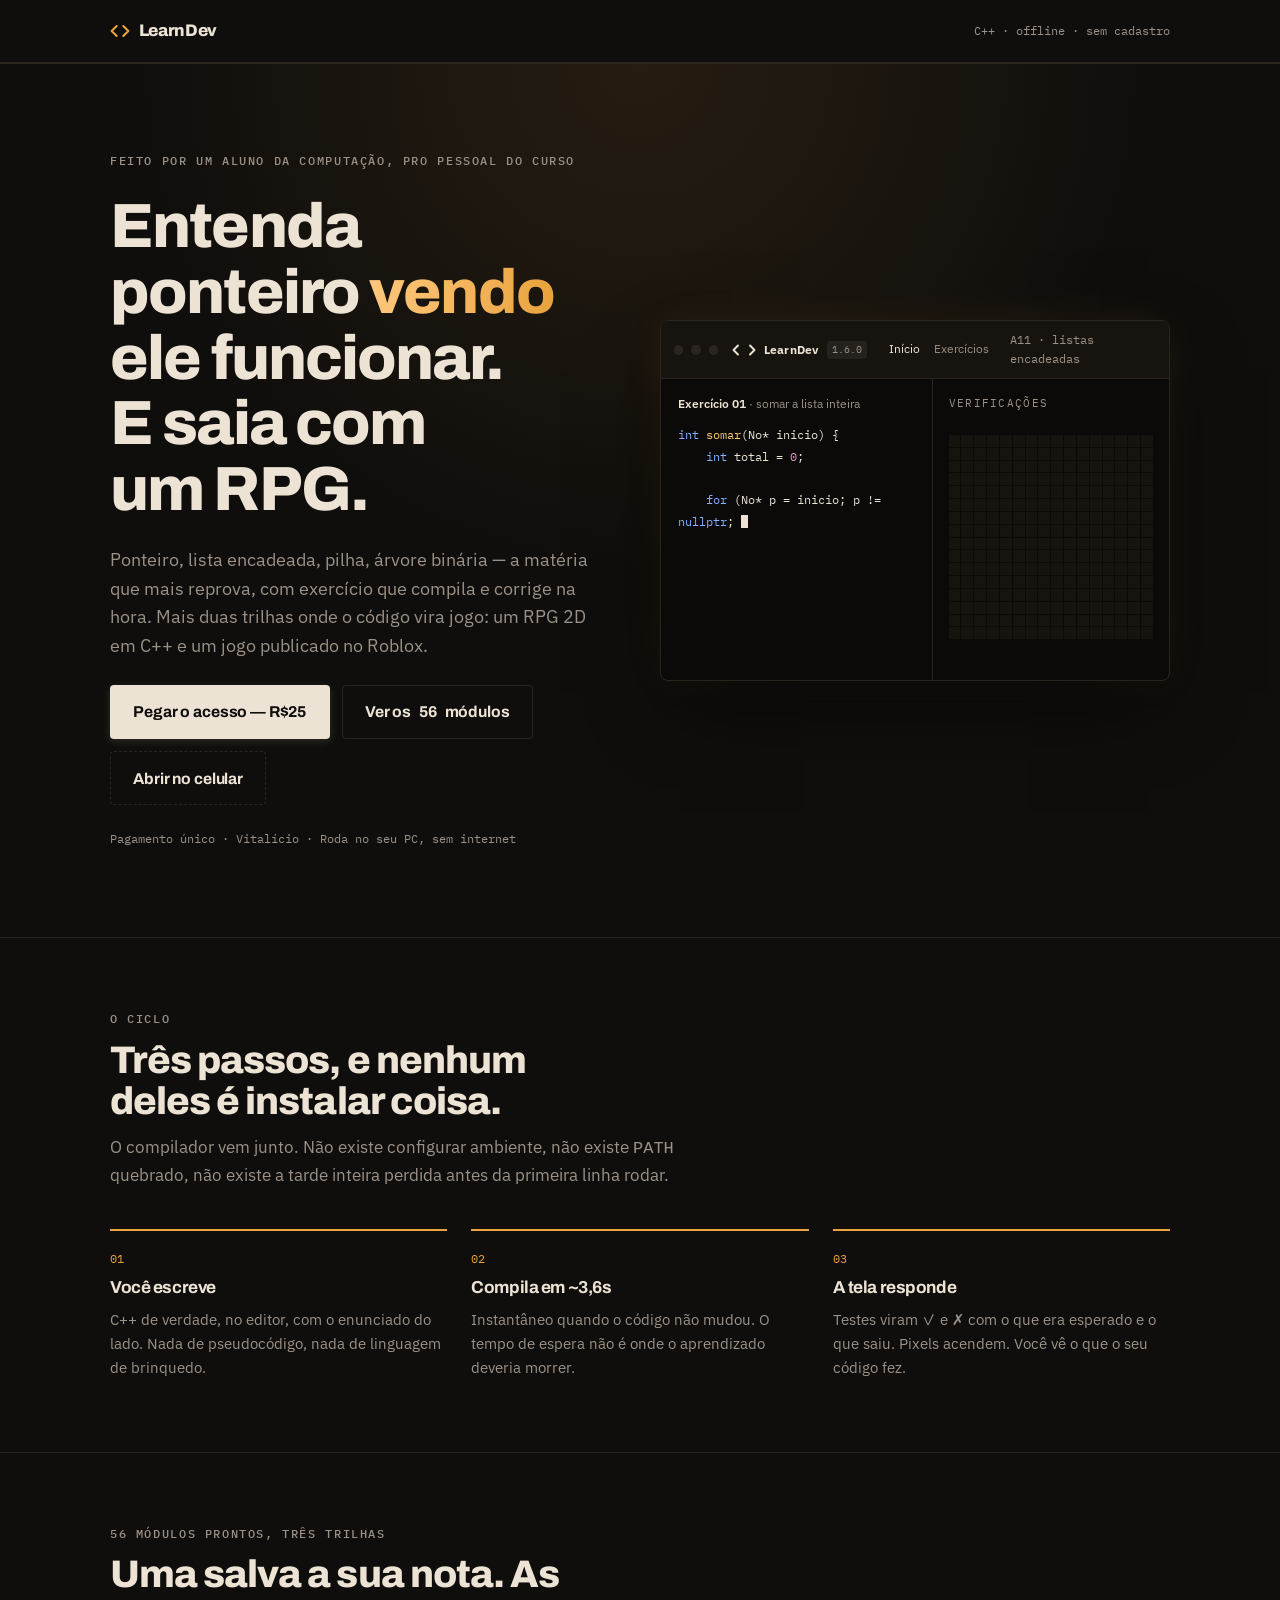
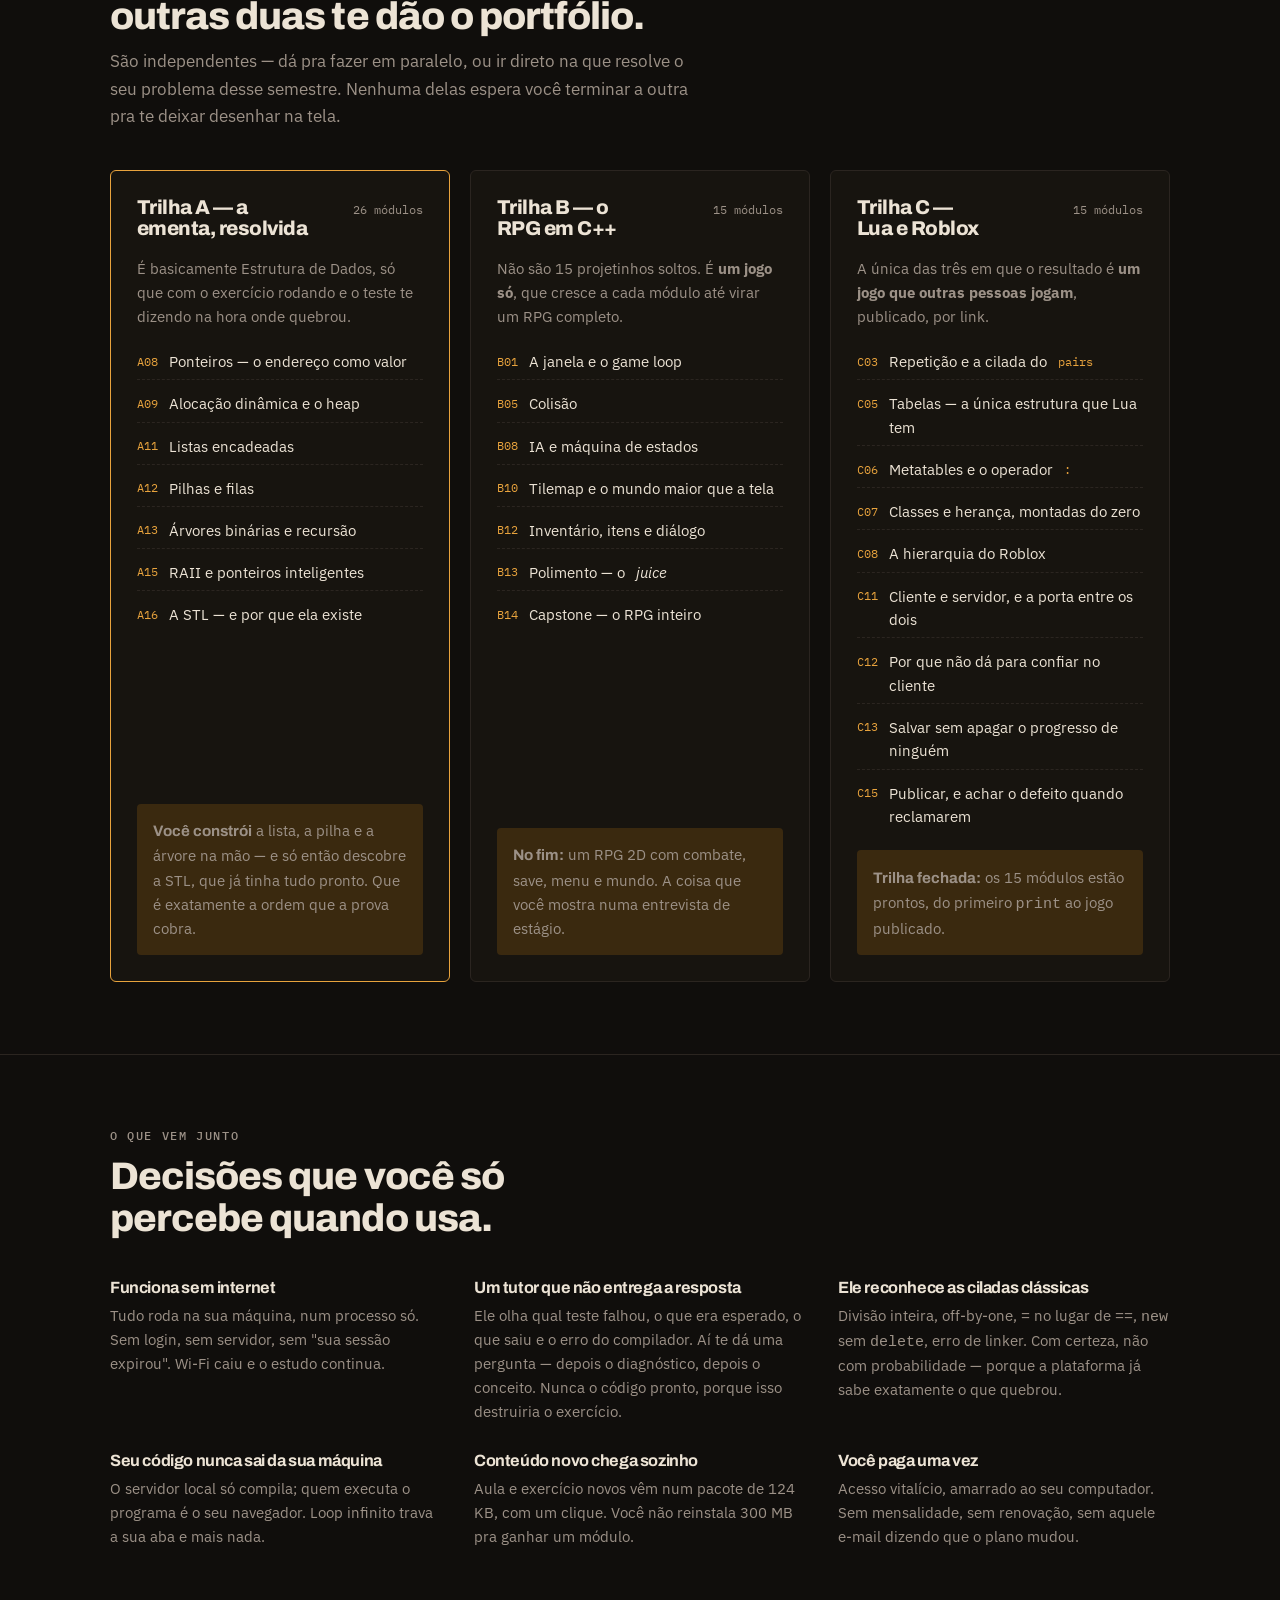
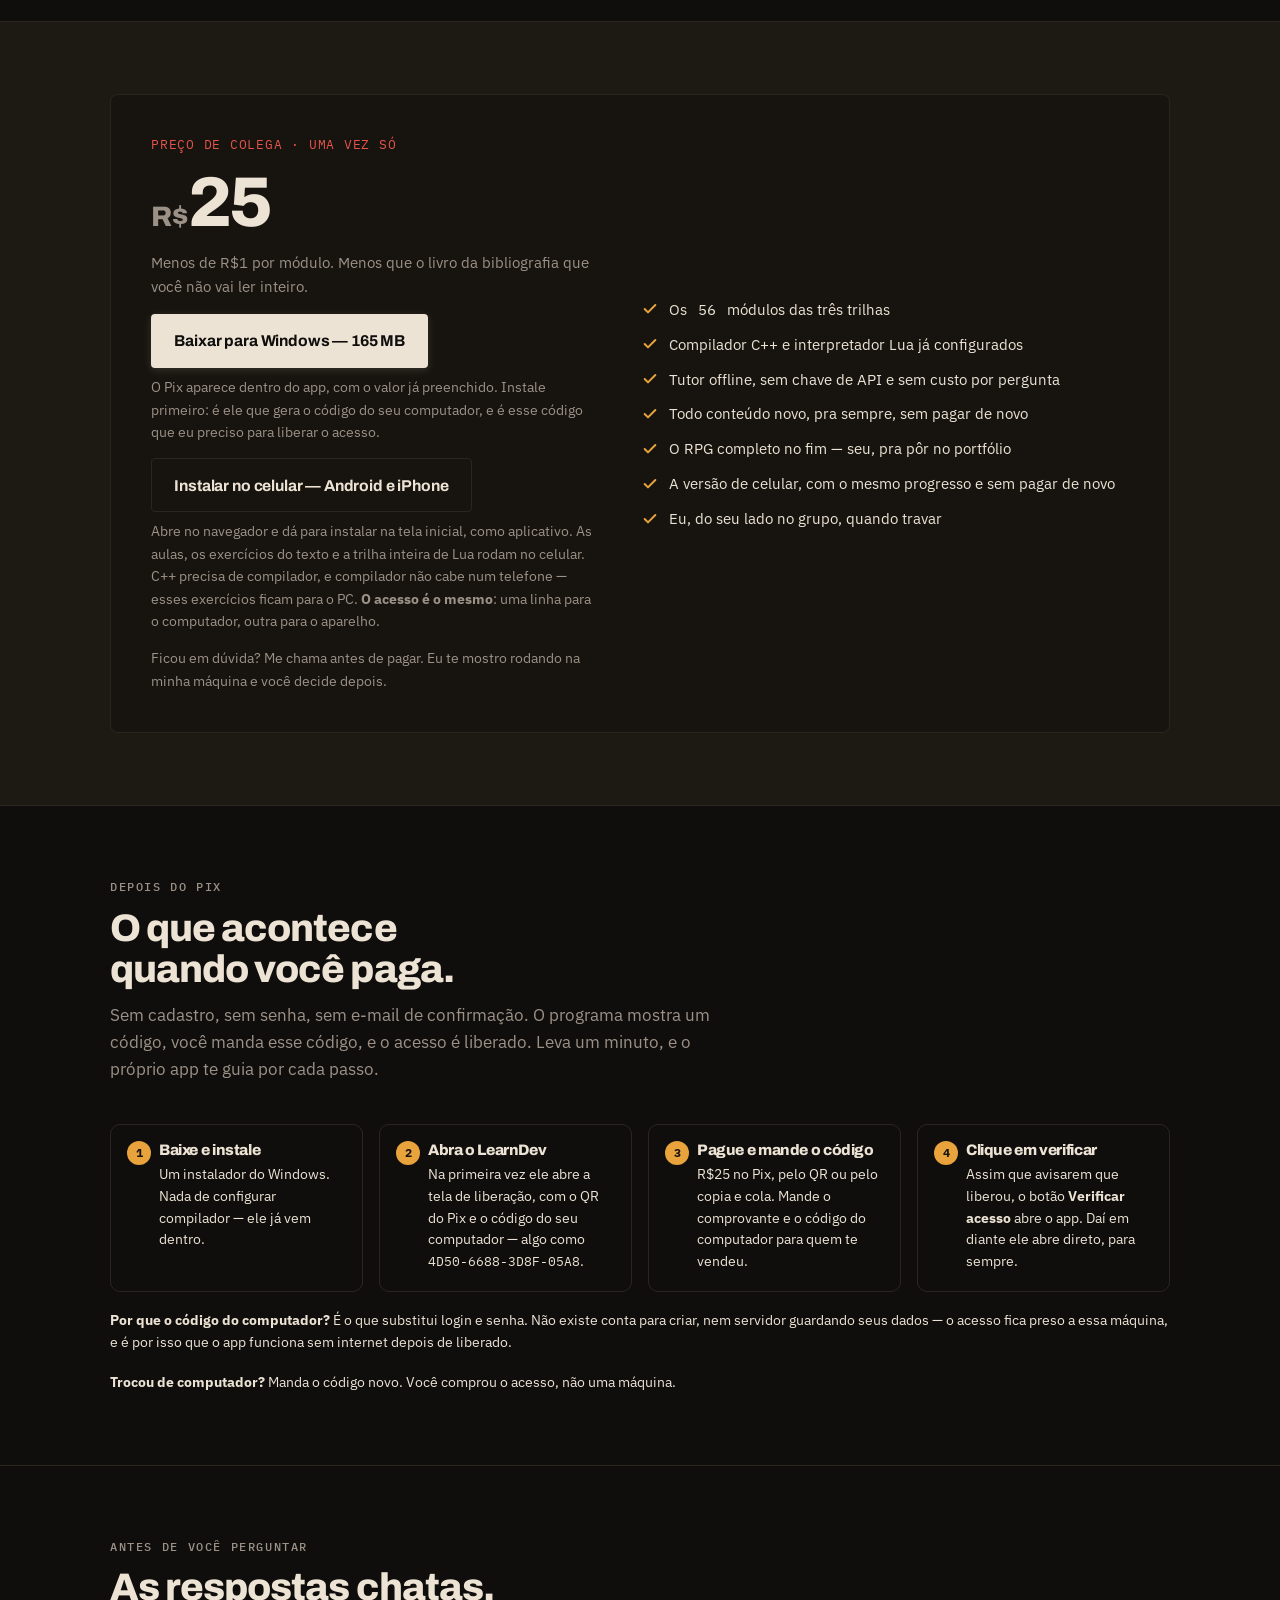
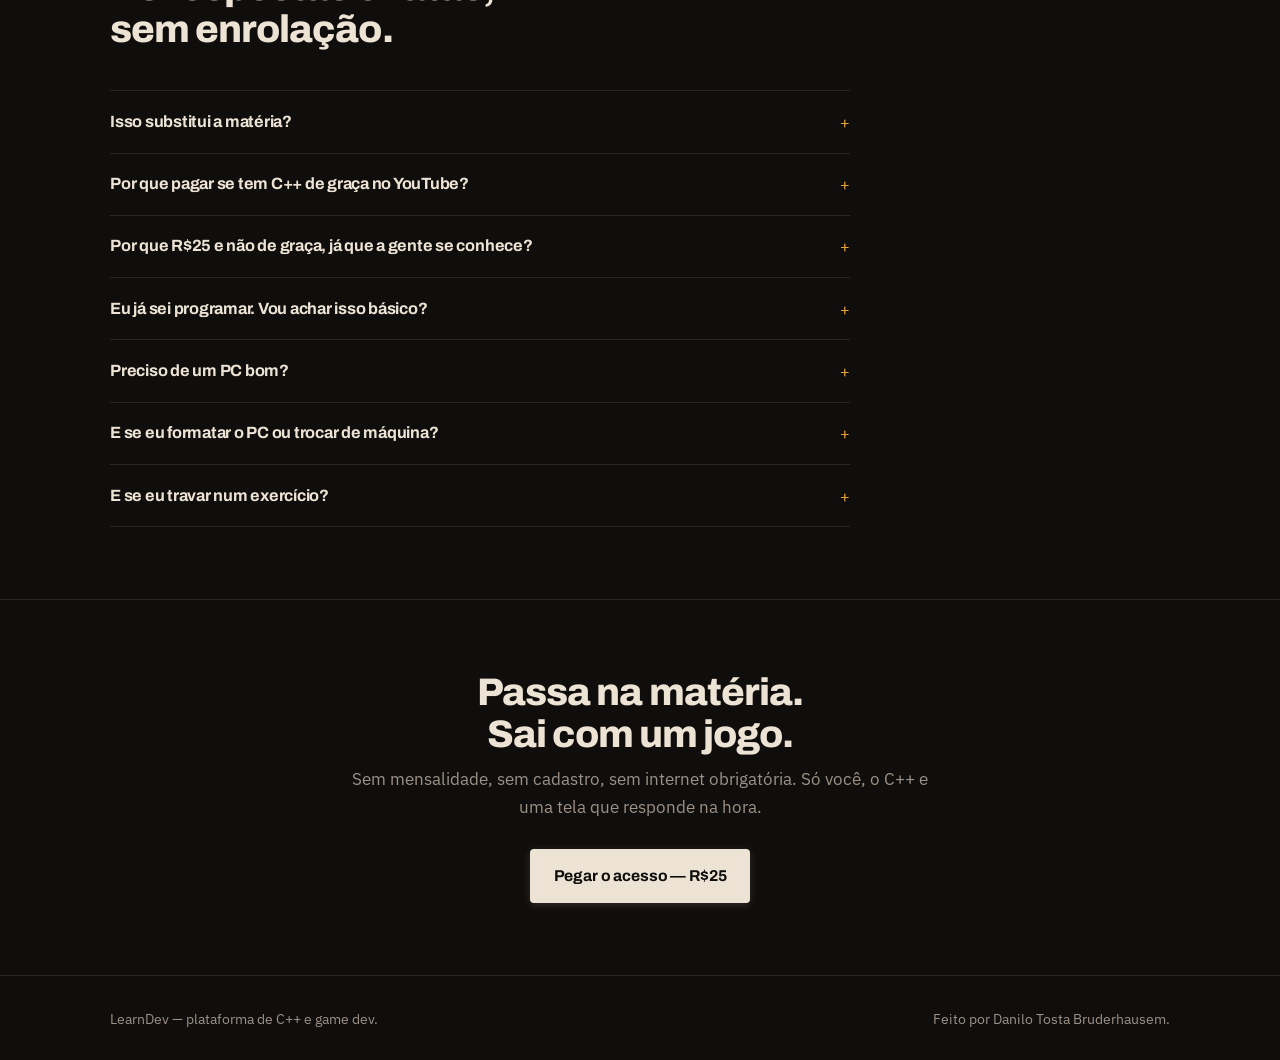
<file: index.html>
<!doctype html>
<html lang="pt-BR">
<head>
<meta charset="utf-8">
<meta name="viewport" content="width=device-width, initial-scale=1">
<meta name="description" content="LearnDev — 56 módulos de C++, game dev e Roblox com exercício que compila e corrige na hora. Roda offline, pagamento único.">
<meta property="og:title" content="LearnDev — Codagem que responde na tela">
<meta property="og:description" content="Ponteiro, lista encadeada e árvore com o teste corrigindo na hora. E duas trilhas onde o código vira jogo.">
<meta property="og:type" content="website">
<link rel="icon" href="data:image/svg+xml,<svg xmlns='http://www.w3.org/2000/svg' viewBox='0 0 24 24' fill='none' stroke='%23E8A33D' stroke-width='2.5' stroke-linecap='round' stroke-linejoin='round'><polyline points='16 18 22 12 16 6'/><polyline points='8 6 2 12 8 18'/></svg>">
<title>LearnDev</title>
<link rel="stylesheet" href="https://fonts.googleapis.com/css2?family=Archivo:wght@600;700;800&family=IBM+Plex+Mono:wght@400;500&family=IBM+Plex+Sans:wght@400;500;600&display=swap">

<style>
  :root {
    --ground:      #100E0C;
    --surface:     #17140F;
    --surface-alt: #1D1913;
    --line:        #2B2520;
    --ink:         #ECE3D5;
    --ink-soft:    #9C9187;
    --accent:      #E8A33D;
    --accent-soft: #3A290F;
    --ember:       #E5534B;

    /* A tela é tela nos dois temas — como um bloco de código. */
    --screen:      #0C0A09;
    --screen-2:    #17140F;
    --screen-line: #2B2520;
    --screen-ink:  #ECE3D5;
    --screen-dim:  #9C9187;

    --sans: "IBM Plex Sans", ui-sans-serif, system-ui, -apple-system, sans-serif;
    --display: "Archivo", "IBM Plex Sans", ui-sans-serif, system-ui, sans-serif;
    --mono: "IBM Plex Mono", ui-monospace, "SF Mono", Menlo, Consolas, monospace;

    --pad: clamp(1.25rem, 4vw, 2.5rem);
    --wrap: 1140px;
  }

  * { box-sizing: border-box; }

  body {
    margin: 0;
    background: var(--ground);
    color: var(--ink);
    font-family: var(--sans);
    font-size: 17px;
    line-height: 1.6;
    -webkit-font-smoothing: antialiased;
  }

  .wrap {
    width: 100%;
    max-width: var(--wrap);
    margin-inline: auto;
    padding-inline: var(--pad);
  }

  h1, h2, h3 {
    font-family: var(--display);
    font-weight: 800;
    letter-spacing: -0.025em;
    text-wrap: balance;
    margin: 0;
    line-height: 1.08;
  }

  p { margin: 0; }

  a { color: inherit; }

  .eyebrow {
    font-family: var(--mono);
    font-size: 0.72rem;
    font-weight: 500;
    letter-spacing: 0.14em;
    text-transform: uppercase;
    color: var(--ink-soft);
  }

  /* ---------- topo ---------- */

  .topo {
    border-bottom: 1px solid var(--line);
    background: var(--ground);
  }
  .topo .wrap {
    display: flex;
    align-items: center;
    justify-content: space-between;
    gap: 1rem;
    padding-block: 1.1rem;
  }
  .marca {
    display: flex;
    align-items: center;
    gap: 0.55rem;
    font-family: var(--display);
    font-weight: 800;
    font-size: 1.05rem;
    letter-spacing: -0.02em;
    text-decoration: none;
  }
  .marca svg { color: var(--accent); flex: none; }
  .topo-nota {
    font-family: var(--mono);
    font-size: 0.75rem;
    color: var(--ink-soft);
  }

  /* ---------- hero ---------- */

  .hero .wrap {
    position: relative;
    z-index: 1;
    display: grid;
    grid-template-columns: minmax(0, 1fr) minmax(0, 1.05fr);
    gap: clamp(2rem, 5vw, 4rem);
    align-items: center;
    padding-block: clamp(3rem, 7vw, 5.5rem);
  }

  .hero-texto { display: flex; flex-direction: column; gap: 1.5rem; }

  .hero {
    position: relative;
    overflow: hidden;
  }
  .hero::before {
    content: '';
    position: absolute;
    top: 0;
    left: 50%;
    transform: translate(-50%, -50%);
    width: 1200px;
    height: 1200px;
    background: radial-gradient(circle, color-mix(in srgb, var(--accent) 10%, transparent) 0%, transparent 60%);
    z-index: 0;
    pointer-events: none;
  }

  .hero h1 {
    font-size: clamp(2.4rem, 5.6vw, 3.9rem);
    line-height: 1.05;
    letter-spacing: -0.03em;
  }
  .hero h1 em {
    font-style: normal;
    background: linear-gradient(to right, #ffc77d, var(--accent));
    -webkit-background-clip: text;
    -webkit-text-fill-color: transparent;
  }
  .hero-sub {
    font-size: 1.12rem;
    color: var(--ink-soft);
    max-width: 46ch;
  }

  .acoes { display: flex; flex-wrap: wrap; gap: 0.75rem; align-items: center; }

  .botao {
    display: inline-flex;
    align-items: center;
    gap: 0.5rem;
    padding: 0.85rem 1.4rem;
    border-radius: 4px;
    border: 1px solid transparent;
    font-family: var(--display);
    font-weight: 700;
    font-size: 0.98rem;
    letter-spacing: -0.01em;
    text-decoration: none;
    cursor: pointer;
    transition: transform 120ms ease, background 120ms ease, border-color 120ms ease;
  }
  .botao:hover { transform: translateY(-1px); }
  .botao:focus-visible { outline: 2px solid var(--accent); outline-offset: 3px; }

  .botao-cheio { 
    background: var(--ink); 
    color: var(--ground); 
    box-shadow: 0 2px 8px color-mix(in srgb, var(--ink) 15%, transparent);
  }
  .botao-cheio:hover { 
    background: var(--accent); 
    color: #fff; 
    box-shadow: 0 6px 20px color-mix(in srgb, var(--accent) 35%, transparent);
    transform: translateY(-2px); 
  }

  .botao-vazio { border-color: var(--line); color: var(--ink); background: transparent; }
  .botao-vazio:hover { border-color: var(--accent); color: var(--accent); }

  .selo {
    font-family: var(--mono);
    font-size: 0.78rem;
    color: var(--ink-soft);
  }

  /* ---------- a tela ---------- */

  .tela {
    background: var(--screen);
    border: 1px solid var(--screen-line);
    border-radius: 8px;
    overflow: hidden;
    box-shadow: 0 30px 80px -20px rgba(0, 0, 0, 0.8), 0 0 40px -10px color-mix(in srgb, var(--accent) 15%, transparent);
  }
  .tela-barra {
    display: flex;
    align-items: center;
    gap: 0.5rem;
    padding: 0.6rem 0.85rem;
    border-bottom: 1px solid var(--screen-line);
    background: var(--screen-2);
  }
  .bolinha { width: 10px; height: 10px; border-radius: 50%; background: var(--screen-line); }
  .tela-nome {
    margin-left: 0.35rem;
    font-family: var(--mono);
    font-size: 0.74rem;
    color: var(--screen-dim);
  }

  .tela-corpo {
    display: grid;
    grid-template-columns: minmax(0, 1.15fr) minmax(0, 1fr);
  }
  .painel-codigo {
    padding: 1rem 1.1rem;
    border-right: 1px solid var(--screen-line);
    min-height: 300px;
  }
  #codigo {
    margin: 0;
    font-family: var(--mono);
    font-size: 0.78rem;
    line-height: 1.75;
    color: var(--screen-ink);
    white-space: pre-wrap;
    word-break: break-word;
  }
  #codigo .kw  { color: #7FB3FF; }
  #codigo .fn  { color: #FFC97A; }
  #codigo .str { color: #8FD69B; }
  #codigo .cm  { color: var(--screen-dim); }
  #codigo .num { color: #E39BC9; }

  .cursor {
    display: inline-block;
    width: 7px;
    height: 1em;
    vertical-align: -0.15em;
    background: var(--screen-ink);
    animation: pisca 1s steps(2) infinite;
  }
  @keyframes pisca { 0%, 50% { opacity: 1; } 50.1%, 100% { opacity: 0; } }

  .painel-palco {
    padding: 1rem;
    display: flex;
    flex-direction: column;
    gap: 0.7rem;
    align-items: center;
    justify-content: center;
  }
  .palco-rotulo {
    font-family: var(--mono);
    font-size: 0.68rem;
    letter-spacing: 0.12em;
    text-transform: uppercase;
    color: var(--screen-dim);
    align-self: flex-start;
  }
  #grade {
    display: grid;
    grid-template-columns: repeat(16, 1fr);
    gap: 1px;
    width: 100%;
    max-width: 232px;
    aspect-ratio: 1;
  }
  #grade i {
    background: var(--screen-2);
    border-radius: 1px;
    transition: background 180ms ease;
  }
  .status {
    align-self: flex-start;
    font-family: var(--mono);
    font-size: 0.72rem;
    color: var(--screen-dim);
    min-height: 1.2em;
  }
  .status b { color: #8FD69B; font-weight: 500; }

  /* --- a janela do app, no topo -------------------------------------- */

  /* A demo antiga era um editor generico ao lado de uma grade de pixels.
     Parecia um brinquedo de codigo, e nao o programa que a pessoa vai
     instalar. Estas classes desenham a janela do LearnDev: a marca, a
     versao, as abas, e o painel de verificacoes que fica vermelho antes de
     ficar verde. Quem nunca abriu o app precisa VER o app. */

  .tela-marca {
    display: flex;
    align-items: center;
    gap: 0.4rem;
    margin-left: 0.35rem;
    font-weight: 700;
    font-size: 0.78rem;
    letter-spacing: 0.02em;
  }
  .tela-marca svg { display: block; }
  .tela-versao {
    font-family: var(--mono);
    font-size: 0.62rem;
    padding: 1px 5px;
    border-radius: 4px;
    background: rgba(255, 255, 255, 0.06);
    color: var(--screen-dim);
  }
  .tela-abas {
    display: flex;
    gap: 0.85rem;
    margin-left: 0.9rem;
    font-size: 0.72rem;
    color: var(--screen-dim);
  }
  .tela-abas .ativa { color: var(--screen-ink); }
  .tela-barra .cresce { flex: 1; }

  .tela-titulo {
    font-size: 0.74rem;
    color: var(--screen-dim);
    margin: 0 0 0.6rem;
  }
  .tela-titulo b { color: var(--screen-ink); font-weight: 600; }

  /* O painel da direita troca de conteudo entre as cenas: ora a lista de
     verificacoes, ora a grade de pixels do jogo. */
  .painel-palco { position: relative; }
  .verificacoes {
    width: 100%;
    display: flex;
    flex-direction: column;
    gap: 0.3rem;
    font-family: var(--mono);
    font-size: 0.68rem;
    line-height: 1.5;
  }
  .verificacoes .linha {
    display: flex;
    gap: 0.45rem;
    align-items: flex-start;
    padding: 0.25rem 0.4rem;
    border-radius: 4px;
    color: var(--screen-dim);
    opacity: 0;
    transform: translateY(3px);
    transition: opacity 0.18s, transform 0.18s;
  }
  .verificacoes .linha.aparece { opacity: 1; transform: none; }
  .verificacoes .linha.ok { color: var(--screen-ink); }
  .verificacoes .linha.ok .sinal { color: #8FD69B; }
  .verificacoes .linha.falha {
    color: #F0A9A4;
    background: rgba(229, 83, 75, 0.12);
  }
  .verificacoes .linha.falha .sinal { color: #E5534B; }
  .verificacoes .sinal { width: 0.9em; flex-shrink: 0; }

  /* --- passo a passo da ativacao -------------------------------------- */

  .ativacao {
    display: grid;
    gap: 1rem;
    grid-template-columns: repeat(auto-fit, minmax(210px, 1fr));
    margin-top: 1.6rem;
  }
  .ativacao-passo {
    position: relative;
    padding: 1.1rem 1.1rem 1.1rem 3rem;
    border: 1px solid var(--line);
    border-radius: 10px;
    background: var(--card);
  }
  .ativacao-passo .n {
    position: absolute;
    left: 1rem;
    top: 1.05rem;
    width: 1.5rem;
    height: 1.5rem;
    display: grid;
    place-items: center;
    border-radius: 50%;
    background: var(--accent);
    color: #17140f;
    font-size: 0.78rem;
    font-weight: 700;
  }
  .ativacao-passo h3 { margin: 0 0 0.35rem; font-size: 0.95rem; }
  .ativacao-passo p { margin: 0; font-size: 0.85rem; color: var(--dim); }
  .ativacao-passo code {
    font-family: var(--mono);
    font-size: 0.8rem;
    color: var(--ink);
  }
  .ativacao-nota {
    margin-top: 1.1rem;
    font-size: 0.86rem;
    color: var(--dim);
  }

  /* ---------- seções ---------- */

  section { border-top: 1px solid var(--line); }
  .bloco { padding-block: clamp(3rem, 6vw, 4.5rem); }
  .cabeca { display: flex; flex-direction: column; gap: 0.7rem; max-width: 60ch; margin-bottom: 2.5rem; }
  .cabeca h2 { font-size: clamp(1.7rem, 3.4vw, 2.4rem); }
  .cabeca p { color: var(--ink-soft); }

  /* passos — é uma sequência de verdade, por isso numerada */
  .passos {
    display: grid;
    grid-template-columns: repeat(auto-fit, minmax(230px, 1fr));
    gap: 1.5rem;
    counter-reset: passo;
  }
  .passo {
    display: flex;
    flex-direction: column;
    gap: 0.6rem;
    padding-top: 1.1rem;
    border-top: 2px solid var(--accent);
  }
  .passo::before {
    counter-increment: passo;
    content: counter(passo, decimal-leading-zero);
    font-family: var(--mono);
    font-size: 0.78rem;
    color: var(--accent);
  }
  .passo h3 { font-size: 1.08rem; font-weight: 700; }
  .passo p { color: var(--ink-soft); font-size: 0.95rem; }

  /* trilhas */
  .trilhas { display: grid; grid-template-columns: repeat(auto-fit, minmax(300px, 1fr)); gap: 1.25rem; }
  .trilha {
    background: var(--surface);
    border: 1px solid var(--line);
    border-radius: 6px;
    padding: 1.6rem;
    display: flex;
    flex-direction: column;
    gap: 1rem;
  }
  .trilha.destaque { border-color: var(--accent); }
  .trilha-topo { display: flex; align-items: baseline; justify-content: space-between; gap: 1rem; }
  .trilha h3 { font-size: 1.25rem; }
  .trilha-conta { font-family: var(--mono); font-size: 0.76rem; color: var(--ink-soft); white-space: nowrap; }
  .trilha > p { color: var(--ink-soft); font-size: 0.95rem; }
  .modulos { list-style: none; margin: 0; padding: 0; display: flex; flex-direction: column; gap: 0.4rem; }
  .modulos li {
    display: flex;
    gap: 0.7rem;
    font-size: 0.92rem;
    padding-block: 0.35rem;
    border-bottom: 1px dashed var(--line);
  }
  .modulos li:last-child { border-bottom: 0; }
  .modulos code {
    font-family: var(--mono);
    font-size: 0.78rem;
    color: var(--accent);
    flex: none;
    padding-top: 0.12em;
  }
  .remate {
    margin-top: auto;
    padding: 0.9rem 1rem;
    background: var(--accent-soft);
    border-radius: 4px;
    font-size: 0.9rem;
  }
  .remate strong { font-family: var(--display); }

  /* recursos */
  .recursos { display: grid; grid-template-columns: repeat(auto-fit, minmax(260px, 1fr)); gap: 1.75rem 2rem; }
  .recurso { display: flex; flex-direction: column; gap: 0.45rem; }
  .recurso h3 { font-size: 1.02rem; font-weight: 700; }
  .recurso p { color: var(--ink-soft); font-size: 0.94rem; }

  /* preço */
  .preco-bloco { background: var(--surface-alt); }
  .preco-caixa {
    display: grid;
    grid-template-columns: minmax(0, 1fr) minmax(0, 1.1fr);
    gap: clamp(1.5rem, 4vw, 3rem);
    align-items: center;
    background: var(--surface);
    border: 1px solid var(--line);
    border-radius: 8px;
    padding: clamp(1.5rem, 4vw, 2.5rem);
  }
  .valor { display: flex; flex-direction: column; gap: 0.9rem; }
  .valor .cifra {
    font-family: var(--display);
    font-weight: 800;
    font-size: clamp(3rem, 8vw, 4.4rem);
    line-height: 0.95;
    letter-spacing: -0.04em;
    font-variant-numeric: tabular-nums;
  }
  .valor .cifra span { font-size: 0.4em; color: var(--ink-soft); letter-spacing: 0; }
  .valor .uma-vez { color: var(--ember); font-family: var(--mono); font-size: 0.8rem; letter-spacing: 0.06em; text-transform: uppercase; }
  .inclui { list-style: none; margin: 0; padding: 0; display: flex; flex-direction: column; gap: 0.65rem; }
  .inclui li { display: flex; gap: 0.7rem; font-size: 0.96rem; align-items: flex-start; }
  .inclui svg { flex: none; color: var(--accent); margin-top: 0.28em; }

  /* faq */
  .faq { display: flex; flex-direction: column; gap: 0; max-width: 74ch; }
  details {
    border-bottom: 1px solid var(--line);
    padding-block: 1.1rem;
  }
  details:first-of-type { border-top: 1px solid var(--line); }
  summary {
    cursor: pointer;
    list-style: none;
    font-family: var(--display);
    font-weight: 700;
    font-size: 1.02rem;
    letter-spacing: -0.015em;
    display: flex;
    justify-content: space-between;
    gap: 1rem;
    align-items: center;
  }
  summary::-webkit-details-marker { display: none; }
  summary::after {
    content: "+";
    font-family: var(--mono);
    font-weight: 400;
    color: var(--accent);
    flex: none;
  }
  details[open] summary::after { content: "–"; }
  details p { color: var(--ink-soft); font-size: 0.96rem; margin-top: 0.7rem; max-width: 66ch; }
  summary:focus-visible { outline: 2px solid var(--accent); outline-offset: 3px; }

  /* fechamento */
  .fechamento { text-align: center; }
  .fechamento .cabeca { margin-inline: auto; align-items: center; text-align: center; margin-bottom: 1.75rem; }
  .fechamento .acoes { justify-content: center; }

  footer {
    border-top: 1px solid var(--line);
    padding-block: 2rem;
    color: var(--ink-soft);
    font-size: 0.86rem;
  }
  footer .wrap { display: flex; flex-wrap: wrap; gap: 0.75rem 1.5rem; justify-content: space-between; }

  @media (max-width: 900px) {
    .hero .wrap { grid-template-columns: 1fr; }
    .preco-caixa { grid-template-columns: 1fr; }
  }
  @media (max-width: 560px) {
    .tela-corpo { grid-template-columns: 1fr; }
    .painel-codigo { border-right: 0; border-bottom: 1px solid var(--screen-line); min-height: 0; }
  }

  @media (prefers-reduced-motion: reduce) {
    *, *::before, *::after { animation-duration: 0.001ms !important; transition-duration: 0.001ms !important; }
  }
</style>
</head>
<body>
<header class="topo">
  <div class="wrap">
    <a class="marca" href="#topo">
      <svg viewBox="0 0 24 24" width="20" height="20" fill="none" stroke="currentColor" stroke-width="2.5" stroke-linecap="round" stroke-linejoin="round" aria-hidden="true">
        <polyline points="16 18 22 12 16 6"></polyline>
        <polyline points="8 6 2 12 8 18"></polyline>
      </svg>
      LearnDev
    </a>
    <span class="topo-nota">C++ · offline · sem cadastro</span>

  </div>
</header>

<main>

  <section class="hero">
    <div class="wrap">
      <div class="hero-texto">
        <span class="eyebrow">Feito por um aluno da computação, pro pessoal do curso</span>
        <h1>Entenda ponteiro <em>vendo</em> ele funcionar. E saia com um RPG.</h1>
        <p class="hero-sub">
          Ponteiro, lista encadeada, pilha, árvore binária — a matéria que mais
          reprova, com exercício que compila e corrige na hora. Mais duas trilhas
          onde o código vira jogo: um RPG 2D em C++ e um jogo publicado no Roblox.
        </p>
        <div class="acoes">
          <a class="botao botao-cheio" href="#preco">Pegar o acesso — R$25</a>
          <a class="botao botao-vazio" href="#trilhas">Ver os <span data-conta="total">56</span> módulos</a>
          <a class="botao botao-vazio" href="./celular/" style="border-style: dashed;">Abrir no celular</a>
        </div>
        <span class="selo">Pagamento único · Vitalício · Roda no seu PC, sem internet</span>
      </div>

      <div class="tela" role="img" aria-label="Demonstração do LearnDev: o aluno escreve C++ no editor à esquerda e vê, à direita, as verificações passando e os pixels do jogo acendendo.">
        <div class="tela-barra">
          <span class="bolinha"></span><span class="bolinha"></span><span class="bolinha"></span>
          <span class="tela-marca">
            <svg viewBox="0 0 34 24" width="26" height="18" fill="none" stroke="currentColor" stroke-width="2.5" stroke-linecap="round" stroke-linejoin="round" aria-hidden="true">
              <polyline points="9 6 3 12 9 18"></polyline>
              <polyline points="25 6 31 12 25 18"></polyline>
            </svg>
            LearnDev
          </span>
          <span class="tela-versao" id="demo-versao">1.6.0</span>
          <span class="tela-abas">
            <span class="ativa">Início</span><span>Exercícios</span>
          </span>
          <span class="cresce"></span>
          <span class="tela-nome" id="demo-nome">A11 · listas encadeadas</span>
        </div>
        <div class="tela-corpo">
          <div class="painel-codigo">
            <p class="tela-titulo" id="demo-titulo"><b>Exercício 01</b> · somar a lista inteira</p>
            <pre id="codigo"></pre>
          </div>
          <div class="painel-palco">
            <span class="palco-rotulo" id="demo-rotulo">Verificações</span>
            <div class="verificacoes" id="verificacoes"></div>
            <div id="grade" aria-hidden="true" hidden></div>
            <div class="status" id="status"></div>
          </div>
        </div>
      </div>
    </div>
  </section>

  <section>
    <div class="wrap bloco">
      <div class="cabeca">
        <span class="eyebrow">O ciclo</span>
        <h2>Três passos, e nenhum deles é instalar coisa.</h2>
        <p>
          O compilador vem junto. Não existe configurar ambiente, não existe
          <code>PATH</code> quebrado, não existe a tarde inteira perdida antes da
          primeira linha rodar.
        </p>
      </div>
      <div class="passos">
        <div class="passo">
          <h3>Você escreve</h3>
          <p>C++ de verdade, no editor, com o enunciado do lado. Nada de pseudocódigo, nada de linguagem de brinquedo.</p>
        </div>
        <div class="passo">
          <h3>Compila em ~3,6s</h3>
          <p>Instantâneo quando o código não mudou. O tempo de espera não é onde o aprendizado deveria morrer.</p>
        </div>
        <div class="passo">
          <h3>A tela responde</h3>
          <p>Testes viram ✓ e ✗ com o que era esperado e o que saiu. Pixels acendem. Você vê o que o seu código fez.</p>
        </div>
      </div>
    </div>
  </section>

  <section id="trilhas">
    <div class="wrap bloco">
      <div class="cabeca">
        <span class="eyebrow"><span data-conta="total">56</span> módulos prontos, <span data-conta="trilhas">três</span> trilhas</span>
        <h2>Uma salva a sua nota. As outras duas te dão o portfólio.</h2>
        <p>
          São independentes — dá pra fazer em paralelo, ou ir direto na que resolve
          o seu problema desse semestre. Nenhuma delas espera você terminar a outra
          pra te deixar desenhar na tela.
        </p>
      </div>
      <div class="trilhas">

        <div class="trilha destaque">
          <div class="trilha-topo">
            <h3>Trilha A — a ementa, resolvida</h3>
            <span class="trilha-conta"><span data-conta="cpp">26</span> módulos</span>
          </div>
          <p>É basicamente Estrutura de Dados, só que com o exercício rodando e o teste te dizendo na hora onde quebrou.</p>
          <ul class="modulos">
            <li><code>A08</code> Ponteiros — o endereço como valor</li>
            <li><code>A09</code> Alocação dinâmica e o heap</li>
            <li><code>A11</code> Listas encadeadas</li>
            <li><code>A12</code> Pilhas e filas</li>
            <li><code>A13</code> Árvores binárias e recursão</li>
            <li><code>A15</code> RAII e ponteiros inteligentes</li>
            <li><code>A16</code> A STL — e por que ela existe</li>
          </ul>
          <p class="remate"><strong>Você constrói</strong> a lista, a pilha e a árvore na mão — e só então descobre a STL, que já tinha tudo pronto. Que é exatamente a ordem que a prova cobra.</p>
        </div>

        <div class="trilha">
          <div class="trilha-topo">
            <h3>Trilha B — o RPG em C++</h3>
            <span class="trilha-conta"><span data-conta="gamedev">15</span> módulos</span>
          </div>
          <p>Não são 15 projetinhos soltos. É <strong>um jogo só</strong>, que cresce a cada módulo até virar um RPG completo.</p>
          <ul class="modulos">
            <li><code>B01</code> A janela e o game loop</li>
            <li><code>B05</code> Colisão</li>
            <li><code>B08</code> IA e máquina de estados</li>
            <li><code>B10</code> Tilemap e o mundo maior que a tela</li>
            <li><code>B12</code> Inventário, itens e diálogo</li>
            <li><code>B13</code> Polimento — o <em>juice</em></li>
            <li><code>B14</code> Capstone — o RPG inteiro</li>
          </ul>
          <p class="remate"><strong>No fim:</strong> um RPG 2D com combate, save, menu e mundo. A coisa que você mostra numa entrevista de estágio.</p>
        </div>

        <div class="trilha">
          <div class="trilha-topo">
            <h3>Trilha C — Lua e Roblox</h3>
            <span class="trilha-conta"><span data-conta="roblox">15</span> módulos</span>
          </div>
          <p>A única das três em que o resultado é <strong>um jogo que outras pessoas jogam</strong>, publicado, por link.</p>
          <ul class="modulos">
            <li><code>C03</code> Repetição e a cilada do <code>pairs</code></li>
            <li><code>C05</code> Tabelas — a única estrutura que Lua tem</li>
            <li><code>C06</code> Metatables e o operador <code>:</code></li>
            <li><code>C07</code> Classes e herança, montadas do zero</li>
            <li><code>C08</code> A hierarquia do Roblox</li>
            <li><code>C11</code> Cliente e servidor, e a porta entre os dois</li>
            <li><code>C12</code> Por que não dá para confiar no cliente</li>
            <li><code>C13</code> Salvar sem apagar o progresso de ninguém</li>
            <li><code>C15</code> Publicar, e achar o defeito quando reclamarem</li>
          </ul>
          <p class="remate"><strong>Trilha fechada:</strong> os 15 módulos estão prontos, do primeiro <code>print</code> ao jogo publicado.</p>
        </div>

      </div>
    </div>
  </section>

  <section>
    <div class="wrap bloco">
      <div class="cabeca">
        <span class="eyebrow">O que vem junto</span>
        <h2>Decisões que você só percebe quando usa.</h2>
      </div>
      <div class="recursos">
        <div class="recurso">
          <h3>Funciona sem internet</h3>
          <p>Tudo roda na sua máquina, num processo só. Sem login, sem servidor, sem "sua sessão expirou". Wi-Fi caiu e o estudo continua.</p>
        </div>
        <div class="recurso">
          <h3>Um tutor que não entrega a resposta</h3>
          <p>Ele olha qual teste falhou, o que era esperado, o que saiu e o erro do compilador. Aí te dá uma pergunta — depois o diagnóstico, depois o conceito. Nunca o código pronto, porque isso destruiria o exercício.</p>
        </div>
        <div class="recurso">
          <h3>Ele reconhece as ciladas clássicas</h3>
          <p>Divisão inteira, off-by-one, <code>=</code> no lugar de <code>==</code>, <code>new</code> sem <code>delete</code>, erro de linker. Com certeza, não com probabilidade — porque a plataforma já sabe exatamente o que quebrou.</p>
        </div>
        <div class="recurso">
          <h3>Seu código nunca sai da sua máquina</h3>
          <p>O servidor local só compila; quem executa o programa é o seu navegador. Loop infinito trava a sua aba e mais nada.</p>
        </div>
        <div class="recurso">
          <h3>Conteúdo novo chega sozinho</h3>
          <p>Aula e exercício novos vêm num pacote de 124 KB, com um clique. Você não reinstala 300 MB pra ganhar um módulo.</p>
        </div>
        <div class="recurso">
          <h3>Você paga uma vez</h3>
          <p>Acesso vitalício, amarrado ao seu computador. Sem mensalidade, sem renovação, sem aquele e-mail dizendo que o plano mudou.</p>
        </div>
      </div>
    </div>
  </section>

  <section class="preco-bloco" id="preco">
    <div class="wrap bloco">
      <div class="preco-caixa">
        <div class="valor">
          <span class="uma-vez">Preço de colega · uma vez só</span>
          <span class="cifra"><span>R$</span>25</span>
          <p style="color: var(--ink-soft); font-size: 0.94rem;">
            Menos de R$1 por módulo. Menos que o livro da bibliografia
            que você não vai ler inteiro.
          </p>
          <a class="botao botao-cheio" href="https://github.com/bruderhausen/learndev-app/releases/latest/download/learndev-instalador.exe" style="align-self: flex-start;">Baixar para Windows — 165 MB</a>
            <p style="font-size: 0.88rem; color: var(--ink-soft); margin-top: -0.4rem;">
              O Pix aparece dentro do app, com o valor já preenchido. Instale
              primeiro: é ele que gera o código do seu computador, e é esse
              código que eu preciso para liberar o acesso.
            </p>
          <a class="botao botao-vazio" href="./celular/" style="align-self: flex-start;">Instalar no celular — Android e iPhone</a>
            <p style="font-size: 0.88rem; color: var(--ink-soft); margin-top: -0.4rem;">
              Abre no navegador e dá para instalar na tela inicial, como
              aplicativo. As aulas, os exercícios do texto e a trilha inteira de
              Lua rodam no celular. C++ precisa de compilador, e compilador não
              cabe num telefone — esses exercícios ficam para o PC.
              <b>O acesso é o mesmo</b>: uma linha para o computador, outra para
              o aparelho.
            </p>
          <p style="font-size: 0.88rem; color: var(--ink-soft);">
            Ficou em dúvida? Me chama antes de pagar. Eu te mostro rodando na
            minha máquina e você decide depois.
          </p>
        </div>
        <ul class="inclui">
          <li><svg width="16" height="16" viewBox="0 0 24 24" fill="none" stroke="currentColor" stroke-width="3" stroke-linecap="round" stroke-linejoin="round"><polyline points="20 6 9 17 4 12"></polyline></svg> Os <span data-conta="total">56</span> módulos das três trilhas</li>
          <li><svg width="16" height="16" viewBox="0 0 24 24" fill="none" stroke="currentColor" stroke-width="3" stroke-linecap="round" stroke-linejoin="round"><polyline points="20 6 9 17 4 12"></polyline></svg> Compilador C++ e interpretador Lua já configurados</li>
          <li><svg width="16" height="16" viewBox="0 0 24 24" fill="none" stroke="currentColor" stroke-width="3" stroke-linecap="round" stroke-linejoin="round"><polyline points="20 6 9 17 4 12"></polyline></svg> Tutor offline, sem chave de API e sem custo por pergunta</li>
          <li><svg width="16" height="16" viewBox="0 0 24 24" fill="none" stroke="currentColor" stroke-width="3" stroke-linecap="round" stroke-linejoin="round"><polyline points="20 6 9 17 4 12"></polyline></svg> Todo conteúdo novo, pra sempre, sem pagar de novo</li>
          <li><svg width="16" height="16" viewBox="0 0 24 24" fill="none" stroke="currentColor" stroke-width="3" stroke-linecap="round" stroke-linejoin="round"><polyline points="20 6 9 17 4 12"></polyline></svg> O RPG completo no fim — seu, pra pôr no portfólio</li>
          <li><svg width="16" height="16" viewBox="0 0 24 24" fill="none" stroke="currentColor" stroke-width="3" stroke-linecap="round" stroke-linejoin="round"><polyline points="20 6 9 17 4 12"></polyline></svg> A versão de celular, com o mesmo progresso e sem pagar de novo</li>
          <li><svg width="16" height="16" viewBox="0 0 24 24" fill="none" stroke="currentColor" stroke-width="3" stroke-linecap="round" stroke-linejoin="round"><polyline points="20 6 9 17 4 12"></polyline></svg> Eu, do seu lado no grupo, quando travar</li>
        </ul>
      </div>
    </div>
  </section>

  <!-- Como funciona a compra, passo a passo.

       Faltava, e a falta custava venda: a pessoa via o preço, não fazia ideia
       do que acontece depois de pagar, e "não sei o que vai acontecer" é a
       objeção mais barata de resolver e a mais cara de ignorar. -->
  <section id="ativacao">
    <div class="wrap bloco">
      <div class="cabeca">
        <span class="eyebrow">Depois do Pix</span>
        <h2>O que acontece quando você paga.</h2>
        <p>
          Sem cadastro, sem senha, sem e-mail de confirmação. O programa mostra
          um código, você manda esse código, e o acesso é liberado. Leva um
          minuto, e o próprio app te guia por cada passo.
        </p>
      </div>

      <div class="ativacao">
        <div class="ativacao-passo">
          <span class="n">1</span>
          <h3>Baixe e instale</h3>
          <p>Um instalador do Windows. Nada de configurar compilador — ele já vem dentro.</p>
        </div>
        <div class="ativacao-passo">
          <span class="n">2</span>
          <h3>Abra o LearnDev</h3>
          <p>Na primeira vez ele abre a tela de liberação, com o QR do Pix e o código do seu computador — algo como <code>4D50-6688-3D8F-05A8</code>.</p>
        </div>
        <div class="ativacao-passo">
          <span class="n">3</span>
          <h3>Pague e mande o código</h3>
          <p>R$25 no Pix, pelo QR ou pelo copia e cola. Mande o comprovante e o código do computador para quem te vendeu.</p>
        </div>
        <div class="ativacao-passo">
          <span class="n">4</span>
          <h3>Clique em verificar</h3>
          <p>Assim que avisarem que liberou, o botão <b>Verificar acesso</b> abre o app. Daí em diante ele abre direto, para sempre.</p>
        </div>
      </div>

      <p class="ativacao-nota">
        <b>Por que o código do computador?</b> É o que substitui login e senha.
        Não existe conta para criar, nem servidor guardando seus dados — o
        acesso fica preso a essa máquina, e é por isso que o app funciona sem
        internet depois de liberado.
      </p>
      <p class="ativacao-nota">
        <b>Trocou de computador?</b> Manda o código novo. Você comprou o
        acesso, não uma máquina.
      </p>
    </div>
  </section>



  <section>
    <div class="wrap bloco">
      <div class="cabeca">
        <span class="eyebrow">Antes de você perguntar</span>
        <h2>As respostas chatas, sem enrolação.</h2>
      </div>
      <div class="faq">
        <details>
          <summary>Isso substitui a matéria?</summary>
          <p>Não, e nem tenta. O professor te explica o conceito; aqui você senta e <em>faz</em>, com o compilador respondendo em 3 segundos e o teste apontando onde quebrou. É a parte que normalmente você faria sozinho às 2 da manhã, sem saber por que não compila.</p>
        </details>
        <details>
          <summary>Por que pagar se tem C++ de graça no YouTube?</summary>
          <p>Tem, e é bom. O que não tem lá é exercício que corrige sozinho, compilador já configurado e uma ordem que alguém pensou do começo ao fim. Vídeo te mostra alguém programando — e assistir alguém programar dá exatamente a mesma sensação de estar aprendendo, sem o aprendizado. Aqui quem digita é você.</p>
        </details>
        <details>
          <summary>Por que R$25 e não de graça, já que a gente se conhece?</summary>
          <p>Porque isso levou meses. São <span data-conta="total">56</span> módulos escritos, um compilador embutido, um tutor que funciona offline e um instalador que só funciona. Preço de colega é R$25; o preço de verdade de uma coisa desse tamanho é outro. E, sendo honesto: o que é de graça ninguém abre no dia seguinte.</p>
        </details>
        <details>
          <summary>Eu já sei programar. Vou achar isso básico?</summary>
          <p>A Trilha A vai até RAII, ponteiros inteligentes, herança, templates e lambdas — e termina num projeto de verdade, não num exercício de livro. E se você já manda bem em C++, pule direto pra Trilha B: em 15 módulos você sai com um RPG 2D completo, que é bem mais do que a maioria tem pra mostrar num processo de estágio.</p>
        </details>
        <details>
          <summary>Preciso de um PC bom?</summary>
          <p>Não. Roda em Windows, num processo só, e a compilação leva cerca de 3,6 segundos — instantâneo quando o código não mudou. Sem placa de vídeo, sem Docker, sem máquina virtual. E funciona sem internet, então o Wi-Fi da faculdade não te atrapalha.</p>
        </details>
        <details>
          <summary>E se eu formatar o PC ou trocar de máquina?</summary>
          <p>O acesso é amarrado ao computador, mas quem libera as máquinas sou eu. Trocou de PC, me chama e eu libero a nova no mesmo dia. Você comprou o acesso, não o hardware.</p>
        </details>
        <details>
          <summary>E se eu travar num exercício?</summary>
          <p>Primeiro o tutor embutido: ele olha qual teste falhou, o que era esperado, o que saiu e o erro do compilador, e te dá uma pergunta antes de dar qualquer resposta. Se mesmo assim travar, me chama. Estou no mesmo curso que você.</p>
        </details>
      </div>
    </div>
  </section>

  <section class="fechamento">
    <div class="wrap bloco">
      <div class="cabeca">
        <h2>Passa na matéria. Sai com um jogo.</h2>
        <p>Sem mensalidade, sem cadastro, sem internet obrigatória. Só você, o C++ e uma tela que responde na hora.</p>
      </div>
      <div class="acoes">
        <a class="botao botao-cheio" href="#preco">Pegar o acesso — R$25</a>
      </div>
    </div>
  </section>

</main>

<footer>
  <div class="wrap">
    <span>LearnDev — plataforma de C++ e game dev.</span>
    <span>Feito por Danilo Tosta Bruderhausem.</span>
  </div>
</footer>

<script>
/**
 * A demo do topo.
 *
 * Ela existe por um motivo comercial, e nao decorativo: quem nunca abriu o
 * LearnDev nao tem como saber o que ele e. Print nao mostra o ciclo, e video
 * ninguem aperta o play. Entao a pagina mostra o app funcionando sozinho.
 *
 * Sao tres cenas, e a ordem importa. A primeira e a materia que reprova
 * (lista encadeada). A segunda e o jogo, porque e o que faz querer. A
 * terceira e Roblox, que e o que a maioria ja tentou e desistiu.
 *
 * A cena 1 mostra um teste FALHANDO antes de passar. E de proposito: a
 * plataforma nao e um caderno de respostas certas, e a tela vermelha com o
 * "esperado x obtido" e a coisa mais util que ela faz.
 */
(function () {
  var alvo = document.getElementById('codigo');
  var grade = document.getElementById('grade');
  var status = document.getElementById('status');
  var listaEl = document.getElementById('verificacoes');
  var nomeEl = document.getElementById('demo-nome');
  var tituloEl = document.getElementById('demo-titulo');
  var rotuloEl = document.getElementById('demo-rotulo');
  if (!alvo || !grade || !status || !listaEl) return;

  var N = 16;
  var celulas = [];
  for (var i = 0; i < N * N; i++) {
    var c = document.createElement('i');
    grade.appendChild(c);
    celulas.push(c);
  }

  // Um coracao 16x16, desenhado como mascara.
  var mascara = [
    "0000000000000000",
    "0001100001100000",
    "0011110011110000",
    "0111111111111000",
    "0111111111111000",
    "0111111111111000",
    "0011111111110000",
    "0001111111100000",
    "0000111111000000",
    "0000011110000000",
    "0000001100000000",
    "0000000000000000",
    "0000000000000000",
    "0000000000000000",
    "0000000000000000",
    "0000000000000000"
  ];

  var CENAS = [
    {
      nome: "A11 · listas encadeadas",
      titulo: "<b>Exercício 01</b> · somar a lista inteira",
      palco: "verificacoes",
      rotulo: "Verificações",
      codigo: [
        "int somar(No* inicio) {",
        "    int total = 0;",
        "",
        "    for (No* p = inicio; p != nullptr; p = p->proximo)",
        "        total += p->valor;",
        "",
        "    return total;",
        "}"
      ].join("\n"),
      // A primeira roda falha: e o que a plataforma faz de mais util.
      falha: { rotulo: "lista vazia devolve 0", esperado: "0", obtido: "1" },
      testes: [
        "um elemento",
        "tres elementos somam",
        "lista vazia devolve 0",
        "nao anda alem do ultimo",
        "valores negativos",
        "nao modifica a lista"
      ]
    },
    {
      nome: "B07 · sprites e animação",
      titulo: "<b>Exercício 02</b> · desenhar o sprite na grade",
      palco: "grade",
      rotulo: "Palco",
      codigo: [
        "#include \"palco.h\"",
        "",
        "void desenhar() {",
        "    GRADE(16, 16);",
        "",
        "    for (int y = 0; y < 16; y++)",
        "        for (int x = 0; x < 16; x++)",
        "            if (dentroDoCoracao(x, y))",
        "                PINTAR(x, y, VERMELHO);",
        "}"
      ].join("\n"),
      testes: null
    },
    {
      nome: "C11 · cliente e servidor",
      titulo: "<b>Exercício 01</b> · a única porta",
      palco: "verificacoes",
      rotulo: "Verificações",
      codigo: [
        "function ligarChat(porta)",
        "    return porta.OnServerEvent:Connect(function(jogador, texto)",
        "        porta:FireAllClients(jogador.Name .. \": \" .. texto)",
        "    end)",
        "end"
      ].join("\n"),
      testes: [
        "a mensagem deu a volta e voltou",
        "com o nome de quem mandou",
        "o nome vem do jogador, nao do texto",
        "o nome forjado NAO vira o remetente",
        "cliente desligado nao recebe mais"
      ]
    }
  ];

  function pinta(s) {
    return s
      .replace(/&/g, "&amp;").replace(/</g, "&lt;").replace(/>/g, "&gt;")
      .replace(/(#include|void|for|int|if|return|nullptr|function|end)\b/g, '<span class="kw">$1</span>')
      .replace(/\b(GRADE|PINTAR|desenhar|dentroDoCoracao|somar|ligarChat|Connect|FireAllClients)\b/g, '<span class="fn">$1</span>')
      .replace(/(&quot;palco\.h&quot;)/g, '<span class="str">$1</span>')
      .replace(/\b(16|0|VERMELHO)\b/g, '<span class="num">$1</span>');
  }

  var reduzido = window.matchMedia("(prefers-reduced-motion: reduce)").matches;

  function limpaGrade() {
    for (var i = 0; i < celulas.length; i++) celulas[i].style.background = "";
  }

  function linha(texto, classe, sinal) {
    var el = document.createElement("div");
    el.className = "linha " + classe;
    el.innerHTML = '<span class="sinal">' + sinal + "</span><span>" + texto + "</span>";
    listaEl.appendChild(el);
    // Um quadro de atraso para a transicao de opacidade valer.
    requestAnimationFrame(function () { el.classList.add("aparece"); });
    return el;
  }

  function acendeGrade(aoTerminar) {
    var pontos = [];
    for (var y = 0; y < N; y++) {
      for (var x = 0; x < N; x++) {
        if (mascara[y][x] === "1") pontos.push(y * N + x);
      }
    }
    var i = 0;
    (function proximo() {
      if (i >= pontos.length) {
        status.innerHTML = "<b>✓ 3 de 3 verificações passaram</b>";
        setTimeout(aoTerminar, reduzido ? 600 : 2600);
        return;
      }
      var lote = reduzido ? pontos.length : 4;
      for (var k = 0; k < lote && i < pontos.length; k++, i++) {
        celulas[pontos[i]].style.background = "#E5534B";
      }
      setTimeout(proximo, reduzido ? 0 : 22);
    })();
  }

  function rodaTestes(cena, aoTerminar) {
    listaEl.innerHTML = "";

    // Primeira passada: uma falha, com o esperado e o obtido — que e o que a
    // tela de verdade mostra, e o que ensina.
    var i = 0;
    (function proximo() {
      if (i >= cena.testes.length) {
        if (cena.falha) {
          status.innerHTML = '<b style="color:#E5534B">✗ 1 de ' + cena.testes.length + " falhou</b>";
          setTimeout(function () { segundaPassada(cena, aoTerminar); }, reduzido ? 300 : 1600);
        } else {
          status.innerHTML = "<b>✓ " + cena.testes.length + " de " + cena.testes.length + " passaram</b>";
          setTimeout(aoTerminar, reduzido ? 600 : 2800);
        }
        return;
      }
      var t = cena.testes[i];
      var ehFalha = cena.falha && t === cena.falha.rotulo;
      if (ehFalha) {
        linha(t + "<br>esperado " + cena.falha.esperado + " · obtido " + cena.falha.obtido, "falha", "✗");
      } else {
        linha(t, "ok", "✓");
      }
      i++;
      setTimeout(proximo, reduzido ? 0 : 190);
    })();
  }

  function segundaPassada(cena, aoTerminar) {
    // O aluno conserta a linha, e a tela fica verde inteira.
    status.textContent = "compilando…";
    setTimeout(function () {
      listaEl.innerHTML = "";
      var i = 0;
      (function proximo() {
        if (i >= cena.testes.length) {
          status.innerHTML = "<b>✓ " + cena.testes.length + " de " + cena.testes.length + " passaram</b>";
          setTimeout(aoTerminar, reduzido ? 600 : 2600);
          return;
        }
        linha(cena.testes[i], "ok", "✓");
        i++;
        setTimeout(proximo, reduzido ? 0 : 120);
      })();
    }, reduzido ? 200 : 800);
  }

  function digita(cena, aoTerminar) {
    var texto = cena.codigo;
    var i = 0;
    status.textContent = "";
    listaEl.innerHTML = "";
    limpaGrade();

    nomeEl.textContent = cena.nome;
    tituloEl.innerHTML = cena.titulo;
    rotuloEl.textContent = cena.rotulo;
    grade.hidden = cena.palco !== "grade";
    listaEl.hidden = cena.palco !== "verificacoes";

    (function proximo() {
      if (i > texto.length) {
        status.textContent = "compilando…";
        setTimeout(function () {
          status.textContent = "executando";
          if (cena.palco === "grade") acendeGrade(aoTerminar);
          else rodaTestes(cena, aoTerminar);
        }, reduzido ? 200 : 900);
        return;
      }
      alvo.innerHTML = pinta(texto.slice(0, i)) + '<span class="cursor"></span>';
      i += reduzido ? texto.length : 1;
      setTimeout(proximo, reduzido ? 0 : 22);
    })();
  }

  var atual = 0;
  function ciclo() {
    var cena = CENAS[atual];
    atual = (atual + 1) % CENAS.length;
    digita(cena, ciclo);
  }

  // Comeca quando a demo entra na tela — e comeca de qualquer jeito depois de
  // 1,2 s. O observador nao dispara quando a aba nasce em segundo plano nem
  // em navegador que nao compoe a pagina, e sem esta rede o topo do site
  // ficaria com um editor vazio para quem chega. Editor vazio na dobra de
  // cima e pior do que animacao rodando sem ninguem ver.
  var comecou = false;
  function comeca() {
    if (comecou) return;
    comecou = true;
    ciclo();
  }

  var observador = new IntersectionObserver(function (entradas) {
    if (entradas[0].isIntersecting) {
      observador.disconnect();
      comeca();
    }
  }, { threshold: 0.25 });
  observador.observe(listaEl.parentNode);

  setTimeout(comeca, 1200);
})();
</script>
</body>
</html>
</file>
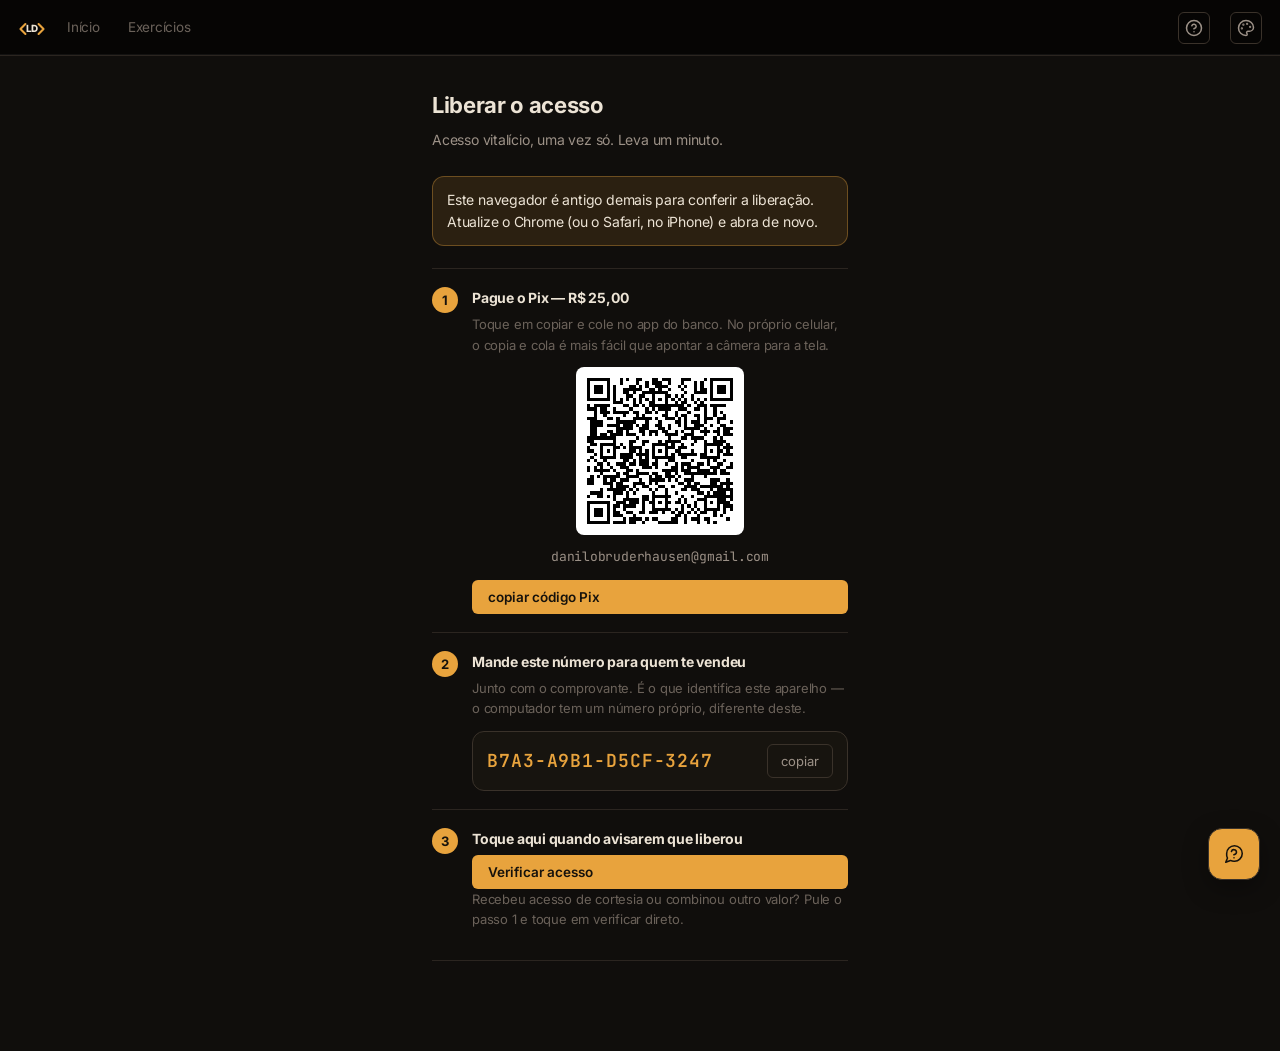
<file: celular/index.html>
<!doctype html>
<html lang="pt-BR">
  <head>
    <meta charset="utf-8" />
    <meta name="viewport" content="width=device-width, initial-scale=1" />
    <title>LearnDev</title>
    <link rel="icon" href="data:image/svg+xml,<svg xmlns='http://www.w3.org/2000/svg' viewBox='0 0 24 24' fill='none' stroke='%233b82f6' stroke-width='2.5' stroke-linecap='round' stroke-linejoin='round'><polyline points='16 18 22 12 16 6'></polyline><polyline points='8 6 2 12 8 18'></polyline></svg>" />
      <link rel="manifest" href="./manifest.webmanifest" />
    <meta name="theme-color" content="#0a0a0a" />
    <meta name="mobile-web-app-capable" content="yes" />
    <link rel="apple-touch-icon" href="./icone-192.png" />
    <script type="module" crossorigin src="./assets/index-82J-0DxP.js"></script>
    <link rel="stylesheet" crossorigin href="./assets/index-CE5XhL9x.css">
  </head>
  <body>
    <header class="topo">
      <a class="marca" href="#/"><svg viewBox='0 0 34 24' width='28' height='20' fill='none' stroke='var(--acento)' stroke-width='2.5' stroke-linecap='round' stroke-linejoin='round' style="margin-right: 6px;"><polyline points='9 6 3 12 9 18'></polyline><text x='17' y='16' font-family='var(--sans)' font-weight='800' font-size='12' fill='var(--texto)' stroke='none' text-anchor='middle'>LD</text><polyline points='25 6 31 12 25 18'></polyline></svg></a>

      <!-- A versão instalada, ao lado da marca. Serve para conferir de relance
           se a atualização pegou — sem ela, "atualizei" é fé. Some quando não
           há versão (checkout de desenvolvimento). -->
      <span class="versao-atual" id="versao-atual" hidden></span>

      <nav class="nav" id="nav">
        <a href="#/" data-rota="inicio">Início</a>
        <a href="#/exercicios" data-rota="banco">Exercícios</a>
      </nav>

      <div class="cresce" id="topo-extra"></div>


      <!-- Versão NOVA DO PROGRAMA. Diferente do botão ao lado: aquele baixa
           conteúdo sozinho, este só avisa e manda baixar o instalador — trocar
           o próprio executável enquanto ele roda deixa gente com instalação
           pela metade. Só aparece quando existe versão mais nova. -->
      <a class="botao-icone versao-nova" id="versao-nova" hidden
         href="https://github.com/bruderhausen/learndev-app/releases/latest"
         target="_blank" rel="noopener">
        <svg viewBox="0 0 24 24" width="18" height="18" fill="none" stroke="currentColor" stroke-width="2" stroke-linecap="round" stroke-linejoin="round">
          <path d="M12 2a10 10 0 1 0 10 10"></path>
          <polyline points="22 4 12 14.01 9 11.01"></polyline>
        </svg>
        <span id="versao-nova-texto">Versão nova</span>
      </a>

      <!-- Só aparece se houver endereço de atualização configurado e versão
           nova disponível. Sem isso o app é offline e o botão não faz sentido. -->
      <button class="botao-icone tem-novidade" id="atualizar" hidden
              title="Há conteúdo novo disponível" aria-label="Atualizar conteúdo">
        <svg viewBox="0 0 24 24" width="18" height="18" fill="none" stroke="currentColor" stroke-width="2" stroke-linecap="round" stroke-linejoin="round">
          <polyline points="8 17 12 21 16 17"></polyline>
          <line x1="12" y1="12" x2="12" y2="21"></line>
          <path d="M20.88 18.09A5 5 0 0 0 18 9h-1.26A8 8 0 1 0 3 16.29"></path>
        </svg>
      </button>

      <!-- Ajuda: cópia do progresso e relato de problema. Fica no cabeçalho
           porque quem precisa dele está justamente numa tela que não funciona,
           e não vai achar um link enterrado dentro dela. -->
      <button class="botao-icone" id="abrir-suporte" title="Ajuda" aria-label="Ajuda">
        <svg viewBox="0 0 24 24" width="18" height="18" fill="none" stroke="currentColor" stroke-width="2" stroke-linecap="round" stroke-linejoin="round">
          <circle cx="12" cy="12" r="10"></circle>
          <path d="M9.09 9a3 3 0 0 1 5.83 1c0 2-3 3-3 3"></path>
          <line x1="12" y1="17" x2="12.01" y2="17"></line>
        </svg>
      </button>

      <button class="botao-icone" id="abrir-tema" title="Aparência" aria-label="Aparência">
        <svg viewBox="0 0 24 24" width="18" height="18" fill="none" stroke="currentColor" stroke-width="2" stroke-linecap="round" stroke-linejoin="round">
          <circle cx="13.5" cy="6.5" r=".5" fill="currentColor"></circle>
          <circle cx="17.5" cy="10.5" r=".5" fill="currentColor"></circle>
          <circle cx="8.5" cy="7.5" r=".5" fill="currentColor"></circle>
          <circle cx="6.5" cy="12.5" r=".5" fill="currentColor"></circle>
          <path d="M12 2C6.5 2 2 6.5 2 12s4.5 10 10 10c.926 0 1.648-.746 1.648-1.688 0-.437-.18-.835-.437-1.125-.29-.289-.438-.652-.438-1.125a1.64 1.64 0 0 1 1.668-1.668h1.996c3.051 0 5.555-2.503 5.555-5.554C21.965 6.012 17.461 2 12 2z"></path>
        </svg>
      </button>
    </header>

    <!--
      Este bloco é a rede de segurança do boot. Ele fica visível desde o
      primeiro instante e some assim que o main.ts assume a tela.

      Se o JavaScript não subir — uma dependência faltando, um erro de sintaxe,
      um `npm install` que ninguém rodou — o que a pessoa via era uma tela
      preta muda, sem uma pista do que fazer. Agora ela vê o que fazer.
    -->
    <div id="tela" class="tela">
      <div class="pagina" id="falha-boot">
        <h1>O LearnDev não conseguiu iniciar</h1>
        <p class="hero-sub">
          A interface não carregou. Quase sempre é dependência faltando —
          alguém baixou o projeto e ainda não instalou as bibliotecas.
        </p>
        <p class="hero-sub">No terminal, dentro da pasta do projeto:</p>
        <pre><code>npm install
npm run dev</code></pre>
        <p class="hero-sub">
          Se continuar assim, abra o terminal onde o servidor está rodando: a
          mensagem de erro de verdade aparece lá, e ela diz o nome do que faltou.
        </p>
      </div>
    </div>

    <div class="painel-tema" id="painel-tema" hidden></div>
    <div class="painel-tema painel-suporte" id="painel-suporte" hidden></div>

  </body>
</html>
</file>
<file: celular/assets/index-CE5XhL9x.css>
:root{--fundo: #000000;--gradiente-fundo: linear-gradient(180deg, #0a0a0a 0%, #000000 100%);--painel: #0a0a0a;--painel-alto: #141414;--codigo-fundo: #050505;--borda: rgba(255, 255, 255, .08);--borda-forte: rgba(255, 255, 255, .15);--borda-brilho: rgba(255, 255, 255, .4);--texto: #ededed;--texto-suave: #a1a1aa;--texto-fraco: #71717a;--acento: #ededed;--acento-tinta: #000000;--verde: #22c55e;--vermelho: #ef4444;--azul: #3b82f6;--roxo: #a855f7;--ciano: #06b6d4;--n-basico: var(--verde);--n-facil: var(--azul);--n-medio: var(--texto-suave);--n-dificil: var(--vermelho);--n-muito-dificil: var(--roxo);--mono: "JetBrains Mono Variable", "Cascadia Code", Consolas, monospace;--sans: "Inter Variable", "Segoe UI Variable Text", "Segoe UI", system-ui, sans-serif;--topo-altura: 56px;--raio: 12px;--largura: 880px}*{box-sizing:border-box}html,body{height:100%;margin:0}body{background:var(--fundo);background-attachment:fixed;color:var(--texto);font-family:var(--sans);letter-spacing:-.015em;font-size:14px;line-height:1.6;overflow-y:auto}body.sem-rolagem{overflow:hidden}a{color:inherit;text-decoration:none}h1,h2,h3{letter-spacing:-.015em}kbd{font-family:var(--mono);font-size:11px;padding:1px 5px;border:1px solid var(--borda-forte);border-bottom-width:2px;border-radius:4px;background:var(--codigo-fundo);color:var(--texto-suave)}::-webkit-scrollbar{width:11px;height:11px}::-webkit-scrollbar-thumb{background:var(--borda-forte);border-radius:6px;border:3px solid var(--fundo)}::-webkit-scrollbar-track{background:transparent}.cresce{flex:1}.oculto{display:none!important}.carregando{padding:40px 4px;color:var(--texto-fraco)}.fundo-modal{position:fixed;top:0;left:0;right:0;bottom:0;background:#0006;-webkit-backdrop-filter:blur(8px);backdrop-filter:blur(8px);z-index:100;display:grid;place-items:center;padding:20px;opacity:0;animation:fadeIn .2s forwards}@keyframes fadeIn{to{opacity:1;transform:translateY(0)}0%{opacity:0;transform:translateY(10px)}}.modal-vidro{background:#0a0a0ad9;-webkit-backdrop-filter:blur(16px);backdrop-filter:blur(16px);border:1px solid var(--borda-brilho);box-shadow:0 10px 30px #00000080,inset 0 1px #ffffff1a;border-radius:12px;padding:24px;width:340px;display:flex;flex-direction:column;gap:16px}.topo{position:sticky;top:0;z-index:30;height:var(--topo-altura);display:flex;align-items:center;gap:20px;padding:0 18px;background:#0009;-webkit-backdrop-filter:blur(12px);backdrop-filter:blur(12px);border-bottom:1px solid var(--borda);box-shadow:inset 0 -1px #ffffff0d}.marca{display:flex;align-items:center;font-family:var(--sans);font-weight:700;font-size:16px;letter-spacing:-.02em;color:var(--texto)}.marca b{color:var(--acento)}.nav{display:flex;gap:4px}.nav a{padding:6px 12px;border-radius:7px;font-size:13.5px;color:var(--texto-fraco)}.nav a:hover,.nav a.ativa{color:var(--texto);background:var(--painel-alto)}.sequencia{display:flex;align-items:center;gap:5px;font-family:var(--mono);font-size:13px;color:var(--acento);padding:4px 10px;border-radius:20px;background:color-mix(in srgb,var(--acento) 12%,transparent)}.botao-icone{display:grid;place-items:center;width:32px;height:32px;border:1px solid var(--borda-forte);border-radius:6px;background:transparent;color:var(--texto-suave);cursor:pointer}.botao-icone:hover{color:var(--acento);border-color:var(--acento)}.verificacoes-ok{margin-top:10px;border-top:1px solid var(--borda);padding-top:8px}.verificacoes-ok>summary{cursor:pointer;padding:4px 0;color:var(--texto-fraco);font-size:13px;list-style:none}.verificacoes-ok>summary::-webkit-details-marker{display:none}.verificacoes-ok>summary:before{content:"▸";display:inline-block;margin-right:6px;transition:transform .15s ease}.verificacoes-ok[open]>summary:before{transform:rotate(90deg)}.verificacoes-ok>summary:hover{color:var(--texto-suave)}.versao-atual{margin-left:2px;padding:2px 6px;border-radius:4px;background:var(--fundo-suave, rgba(255, 255, 255, .05));color:var(--texto-fraco);font-family:var(--mono);font-size:11px;letter-spacing:.02em;white-space:nowrap}[hidden]{display:none!important}.marca-ex{display:inline-grid;place-items:center;width:20px;height:20px;border-radius:5px;background:var(--fundo-suave, rgba(255, 255, 255, .05));color:var(--texto-fraco);flex-shrink:0}.cartao-ex:hover .marca-conserto,.cartao-ex:hover .marca-alternativas{color:var(--acento)}.versao-nova{width:auto;height:32px;gap:7px;grid-auto-flow:column;padding:0 11px;border-color:var(--acento);color:var(--acento);font-size:13px;text-decoration:none;white-space:nowrap}.versao-nova:hover{background:color-mix(in srgb,var(--acento) 12%,transparent)}@media(max-width:620px){.versao-nova{padding:0;width:32px}.versao-nova span{display:none}}.painel-tema{position:fixed;top:calc(var(--topo-altura) + 8px);right:14px;z-index:50;width:250px;padding:14px;background:var(--painel-alto);border:1px solid var(--borda-forte);border-radius:var(--raio);box-shadow:0 8px 24px #0000004d}.tema-titulo{font-size:11px;text-transform:uppercase;letter-spacing:.09em;color:var(--texto-fraco);margin-bottom:10px}.tema-presets{display:grid;grid-template-columns:1fr 1fr;gap:6px}.tema-opcao{display:flex;align-items:center;gap:8px;padding:7px 8px;border:1px solid var(--borda);border-radius:6px;background:transparent;color:var(--texto-suave);font-family:inherit;font-size:12.5px;cursor:pointer}.tema-opcao:hover{border-color:var(--borda-forte);color:var(--texto)}.tema-opcao.ativa{border-color:var(--acento);color:var(--texto)}.tema-amostra{display:flex;gap:2px;padding:3px;border-radius:5px;border:1px solid var(--borda-forte)}.tema-amostra i{width:5px;height:12px;border-radius:2px}.tema-linha{display:flex;align-items:center;justify-content:space-between;margin-top:14px;font-size:13px;color:var(--texto-suave)}.tema-linha input[type=color]{width:40px;height:26px;padding:0;border:1px solid var(--borda-forte);border-radius:6px;background:transparent;cursor:pointer}.tema-reset{width:100%;margin-top:10px;font-size:12.5px}.tema-reset:disabled{opacity:.4;cursor:default}.pagina{max-width:var(--largura);margin:0 auto;padding:34px 22px 90px}.voltar{display:inline-block;margin-bottom:20px;font-size:13px;color:var(--texto-fraco)}.voltar:hover{color:var(--acento)}.voltar.sem-margem{margin:0}.hero{display:flex;align-items:flex-end;justify-content:space-between;gap:30px;flex-wrap:wrap}.hero h1{font-size:27px;margin:0 0 6px}.hero-sub{margin:0;color:var(--texto-suave);max-width:60ch}.hero-sub b{color:var(--acento)}.hero-numeros{display:flex;gap:26px}.hero-numeros div{display:flex;flex-direction:column;align-items:flex-start}.hero-numeros b{font-size:24px;font-family:var(--mono);line-height:1.1}.hero-numeros span{font-size:10.5px;text-transform:uppercase;letter-spacing:.08em;color:var(--texto-fraco)}.grade-container{display:flex;flex-direction:column;gap:12px;margin:24px 0 6px;background:var(--painel);padding:16px 20px;border-radius:var(--raio);border:1px solid var(--borda);width:max-content}.grade-header{font-size:13.5px;font-weight:600;color:var(--texto);display:flex;align-items:center;gap:8px}.grade-dias{display:flex;gap:6px;flex-wrap:wrap}.grade-dias .dia{width:24px;height:24px;border-radius:4px;background:color-mix(in srgb,var(--texto) 6%,transparent);transition:transform .1s ease}.grade-dias .dia:hover{transform:scale(1.2)}.grade-dias .n1{background:color-mix(in srgb,var(--acento) 35%,transparent)}.grade-dias .n2{background:color-mix(in srgb,var(--acento) 65%,transparent)}.grade-dias .n3{background:var(--acento);box-shadow:0 0 6px color-mix(in srgb,var(--acento) 50%,transparent)}.retomar{display:flex;align-items:center;gap:12px;margin-top:22px;padding:12px 16px;border:1px solid var(--borda-forte);border-radius:var(--raio);background:var(--painel)}.retomar:hover{border-color:var(--acento)}.retomar-rot{color:var(--texto-suave);font-size:13px}.retomar-id{font-family:var(--mono);font-size:13px;color:var(--acento)}.retomar-seta{margin-left:auto;color:var(--texto-fraco)}.secao{font-size:17px;margin:44px 0 4px}.secao-sub{margin:0 0 16px;color:var(--texto-fraco);font-size:13.5px}.cursos{display:grid;gap:14px;grid-template-columns:repeat(auto-fill,minmax(330px,1fr))}.cartao-curso{display:flex;gap:16px;padding:24px;background:var(--painel);border:1px solid var(--borda);border-radius:var(--raio);transition:all .2s ease}.cartao-curso:hover{border-color:var(--borda-brilho);background:var(--painel-alto)}.cartao-curso.indisponivel{opacity:.55;cursor:default}.cartao-curso.indisponivel:hover{border-color:var(--borda);background:var(--painel)}.cartao-icone{font-size:30px;line-height:1}.cartao-corpo{flex:1;min-width:0}.cartao-corpo h3{margin:0 0 2px;font-size:17px}.cartao-sub{margin:0 0 8px;color:var(--acento);font-size:12.5px}.cartao-desc{margin:0 0 14px;color:var(--texto-suave);font-size:13px}.cartao-rodape{display:flex;justify-content:space-between;gap:10px;margin-top:9px;font-size:12.5px;color:var(--texto-fraco)}.cartao-acao{color:var(--acento)}.tag-breve{font-size:11px;padding:2px 8px;border-radius:20px;border:1px solid var(--borda-forte);color:var(--texto-fraco)}.progresso-barra{height:6px;border-radius:4px;background:color-mix(in srgb,var(--texto) 8%,transparent);overflow:hidden}.progresso-cheio{height:100%;background:var(--acento);border-radius:4px;transition:width .3s ease}.cartao-banco{display:block;padding:20px;background:var(--painel);border:1px solid var(--borda);border-radius:var(--raio)}.cartao-banco:hover{border-color:var(--acento)}.banco-topo{display:flex;justify-content:space-between;align-items:flex-start;gap:14px}.banco-topo h3{margin:0 0 2px;font-size:17px}.banco-topo p{margin:0 0 14px;color:var(--texto-suave);font-size:13px}.chips-nivel{display:flex;flex-wrap:wrap;gap:8px;margin-top:14px}.chip-nivel{display:flex;align-items:baseline;gap:7px;padding:5px 11px;border-radius:20px;font-size:12.5px;border:1px solid}.chip-nivel span{font-family:var(--mono);font-size:11.5px;opacity:.8}.chip-nivel.vazio{opacity:.4}.chip-nivel.nivel-basico{color:var(--n-basico);border-color:color-mix(in srgb,var(--n-basico) 45%,transparent);background:color-mix(in srgb,var(--n-basico) 10%,transparent)}.chip-nivel.nivel-facil{color:var(--n-facil);border-color:color-mix(in srgb,var(--n-facil) 45%,transparent);background:color-mix(in srgb,var(--n-facil) 10%,transparent)}.chip-nivel.nivel-medio{color:var(--n-medio);border-color:color-mix(in srgb,var(--n-medio) 45%,transparent);background:color-mix(in srgb,var(--n-medio) 10%,transparent)}.chip-nivel.nivel-dificil{color:var(--n-dificil);border-color:color-mix(in srgb,var(--n-dificil) 45%,transparent);background:color-mix(in srgb,var(--n-dificil) 10%,transparent)}.chip-nivel.nivel-muito-dificil{color:var(--n-muito-dificil);border-color:color-mix(in srgb,var(--n-muito-dificil) 45%,transparent);background:color-mix(in srgb,var(--n-muito-dificil) 10%,transparent)}.chip{font-size:10.5px;text-transform:uppercase;letter-spacing:.06em;padding:2px 7px;border-radius:5px;white-space:nowrap}.chip.nivel-basico{color:var(--n-basico);background:color-mix(in srgb,var(--n-basico) 15%,transparent)}.chip.nivel-facil{color:var(--n-facil);background:color-mix(in srgb,var(--n-facil) 15%,transparent)}.chip.nivel-medio{color:var(--n-medio);background:color-mix(in srgb,var(--n-medio) 15%,transparent)}.chip.nivel-dificil{color:var(--n-dificil);background:color-mix(in srgb,var(--n-dificil) 15%,transparent)}.chip.nivel-muito-dificil{color:var(--n-muito-dificil);background:color-mix(in srgb,var(--n-muito-dificil) 15%,transparent)}.marca{display:grid;place-items:center;width:17px;height:17px;flex-shrink:0;border-radius:50%;font-size:11px}.marca.feito{background:var(--verde);color:var(--fundo)}.marca.aberta{border:1.5px solid var(--borda-forte)}.cabeca-curso{display:flex;align-items:center;gap:16px}.cabeca-curso h1{margin:0 0 3px;font-size:25px}.cabeca-icone{font-size:34px}.faixa-progresso{display:flex;align-items:center;gap:14px;margin:22px 0 26px}.faixa-progresso .progresso-barra{flex:1}.faixa-progresso span{font-size:12.5px;color:var(--texto-fraco);white-space:nowrap}.faixa-progresso.compacta{margin:0;min-width:220px}.descricao-curso{margin-bottom:26px}.modulos{display:flex;flex-direction:column;gap:9px}.modulo{background:var(--painel);border:1px solid var(--borda);border-radius:var(--raio);overflow:hidden}.modulo[open]{border-color:var(--borda-forte)}.modulo.completo .modulo-codigo{color:var(--verde);border-color:color-mix(in srgb,var(--verde) 45%,transparent)}.modulo summary{display:flex;align-items:center;gap:13px;padding:15px 18px;cursor:pointer;list-style:none}.modulo summary::-webkit-details-marker{display:none}.modulo summary:hover{background:var(--painel-alto)}.modulo-codigo{font-family:var(--mono);font-size:11.5px;color:var(--acento);border:1px solid color-mix(in srgb,var(--acento) 40%,transparent);border-radius:5px;padding:1px 7px}.modulo-titulo{flex:1;font-size:15px}.modulo-contagem{font-family:var(--mono);font-size:12.5px;color:var(--texto-fraco)}.modulo-seta{color:var(--texto-fraco);font-size:11px;transition:transform .18s}.modulo[open] .modulo-seta{transform:rotate(180deg)}.modulo-corpo{padding:0 18px 15px}.modulo-resumo{margin:0 0 13px;padding-left:13px;border-left:2px solid var(--borda-forte);color:var(--texto-suave);font-size:13px}.modulo-vazio{color:var(--texto-fraco);font-size:13px;margin:0}.lista-ex{display:flex;flex-direction:column;gap:3px}.linha-ex{display:flex;align-items:center;gap:11px;padding:10px 12px;border-radius:7px;border:1px solid transparent}.linha-ex:hover{background:var(--painel-alto);border-color:var(--borda)}.linha-titulo{flex:1;font-size:13.5px}.linha-ex.feita .linha-titulo{color:var(--texto-suave)}.linha-tempo{font-size:11.5px;color:var(--texto-fraco);font-family:var(--mono)}.cabeca-banco{display:flex;align-items:flex-end;justify-content:space-between;gap:26px;flex-wrap:wrap}.cabeca-banco h1{margin:0 0 5px;font-size:25px}.filtros{display:flex;gap:14px;margin:26px 0 22px;flex-wrap:wrap;align-items:center}.abas-nivel{display:flex;gap:5px;flex-wrap:wrap}.abas-nivel button{display:flex;align-items:baseline;gap:6px;padding:6px 12px;border-radius:20px;border:1px solid var(--borda);background:transparent;color:var(--texto-fraco);font-family:inherit;font-size:12.5px;cursor:pointer}.abas-nivel button b{font-family:var(--mono);font-size:11px;opacity:.75}.abas-nivel button:hover{color:var(--texto);border-color:var(--borda-forte)}.abas-nivel button.ativa{color:var(--texto);border-color:var(--acento);background:color-mix(in srgb,var(--acento) 12%,transparent)}.abas-nivel button.nivel-basico.ativa{border-color:var(--n-basico);background:color-mix(in srgb,var(--n-basico) 12%,transparent)}.abas-nivel button.nivel-facil.ativa{border-color:var(--n-facil);background:color-mix(in srgb,var(--n-facil) 12%,transparent)}.abas-nivel button.nivel-medio.ativa{border-color:var(--n-medio);background:color-mix(in srgb,var(--n-medio) 12%,transparent)}.abas-nivel button.nivel-dificil.ativa{border-color:var(--n-dificil);background:color-mix(in srgb,var(--n-dificil) 12%,transparent)}.abas-nivel button.nivel-muito-dificil.ativa{border-color:var(--n-muito-dificil);background:color-mix(in srgb,var(--n-muito-dificil) 12%,transparent)}.busca{flex:1;min-width:200px;padding:8px 13px;border-radius:6px;border:1px solid var(--borda);background:var(--painel);color:var(--texto);font-family:inherit;font-size:13px}.busca:focus{outline:none;border-color:var(--acento)}.busca::placeholder{color:var(--texto-fraco)}.grupo-nivel{margin-bottom:34px}.titulo-grupo{display:flex;align-items:baseline;gap:10px;font-size:12px;text-transform:uppercase;letter-spacing:.09em;margin:0 0 12px;padding-bottom:8px;border-bottom:1px solid var(--borda)}.titulo-grupo span{font-size:11px;color:var(--texto-fraco);letter-spacing:0;text-transform:none}.nivel-texto-basico{color:var(--n-basico)}.nivel-texto-facil{color:var(--n-facil)}.nivel-texto-medio{color:var(--n-medio)}.nivel-texto-dificil{color:var(--n-dificil)}.nivel-texto-muito-dificil{color:var(--n-muito-dificil)}.grade-ex{display:grid;gap:10px;grid-template-columns:repeat(auto-fill,minmax(238px,1fr))}.cartao-ex{display:block;padding:16px 20px;background:var(--painel);border:1px solid var(--borda);border-left-width:2px;border-radius:var(--raio);transition:all .2s ease}.cartao-ex:hover{border-color:var(--borda-brilho);background:var(--painel-alto)}.cartao-ex.borda-basico{border-left-color:var(--n-basico)}.cartao-ex.borda-facil{border-left-color:var(--n-facil)}.cartao-ex.borda-medio{border-left-color:var(--n-medio)}.cartao-ex.borda-dificil{border-left-color:var(--n-dificil)}.cartao-ex.borda-muito-dificil{border-left-color:var(--n-muito-dificil)}.cartao-ex.feito{background:color-mix(in srgb,var(--verde) 6%,var(--painel))}.cartao-ex-topo{display:flex;align-items:center;gap:9px}.cartao-ex-topo h3{margin:0;font-size:14.5px;font-weight:600}.cartao-ex-meta{display:flex;align-items:center;gap:9px;margin-top:11px}.cartao-ex-meta .tempo{font-family:var(--mono);font-size:11px;color:var(--texto-fraco)}.tags{display:flex;flex-wrap:wrap;gap:5px;margin-top:9px}.tags span{font-size:10.5px;padding:1px 7px;border-radius:4px;color:var(--texto-fraco);background:var(--painel-alto)}.estudo{height:calc(100vh - var(--topo-altura));display:flex;flex-direction:column}.estudo-barra{display:flex;align-items:center;gap:16px;padding:0 16px;height:44px;flex-shrink:0;background:var(--painel);border-bottom:1px solid var(--borda)}.estudo-titulo{display:flex;align-items:center;gap:9px;font-size:13.5px;min-width:0}.estudo-modulo{color:var(--texto-fraco)}.estudo-modulo:after{content:" /"}.estudo-titulo b{font-weight:600}.selo-feito{font-size:12px;color:var(--verde);padding:3px 10px;border-radius:20px;background:color-mix(in srgb,var(--verde) 13%,transparent)}.selo-feito.pulsa{animation:pulsa .6s ease 2}@keyframes pulsa{50%{transform:scale(1.12);box-shadow:0 0 0 2px var(--verde)}}.placar{display:flex;align-items:baseline;gap:6px;font-family:var(--mono)}.placar-num{font-size:15px}.placar-rot{font-size:10px;text-transform:uppercase;letter-spacing:.08em;color:var(--texto-fraco)}.placar.tudo-ok .placar-num{color:var(--verde)}.placar.tem-falha .placar-num{color:var(--vermelho)}.grade-principal{flex:1;min-height:0;display:grid;grid-template-columns:minmax(320px,1fr) minmax(430px,1.25fr) minmax(340px,.95fr)}.coluna{display:flex;flex-direction:column;min-width:0;min-height:0;border-right:1px solid var(--borda)}.coluna:last-child{border-right:0}.rolagem{overflow-y:auto;min-height:0;flex:1}.coluna-aula{background:var(--painel)}.coluna-editor{background:var(--codigo-fundo)}.coluna-saida{background:var(--painel)}.vazio{padding:22px;color:var(--texto-fraco);font-size:13px}.vazio code{font-family:var(--mono);color:var(--acento)}.prosa{padding:26px 26px 90px}.prosa>*:first-child{margin-top:0}.prosa h1{font-size:21px;line-height:1.3;margin:0 0 14px}.prosa h2{font-size:12px;text-transform:uppercase;letter-spacing:.09em;color:var(--acento);margin:32px 0 10px;padding-bottom:6px;border-bottom:1px solid var(--borda)}.prosa h3{font-size:15px;margin:24px 0 6px}.prosa p,.prosa li{color:color-mix(in srgb,var(--texto) 88%,var(--texto-suave))}.prosa ul,.prosa ol{padding-left:20px}.prosa li{margin:5px 0}.prosa strong{color:var(--texto)}.prosa code{font-family:var(--mono);font-size:12.5px;background:var(--codigo-fundo);border:1px solid var(--borda);border-radius:4px;padding:1px 5px;color:var(--acento)}.prosa pre{background:var(--codigo-fundo);border:1px solid var(--borda);border-radius:var(--raio);padding:13px 15px;overflow-x:auto}.prosa pre code{background:none;border:0;padding:0;color:var(--texto);font-size:12.5px}.prosa blockquote{margin:16px 0;padding:11px 16px;border-left:3px solid var(--acento);background:color-mix(in srgb,var(--acento) 7%,transparent);color:var(--texto-suave)}.prosa blockquote p{margin:0}.prosa hr{border:0;border-top:1px solid var(--borda);margin:28px 0}.prosa a{color:var(--azul);text-decoration:underline;text-underline-offset:3px}.prosa table{border-collapse:collapse;width:100%;margin:16px 0;font-size:13px}.prosa th,.prosa td{border:1px solid var(--borda);padding:6px 11px;text-align:left}.prosa th{background:var(--painel-alto);color:var(--texto-suave);font-size:12px}.barra{height:34px;display:flex;align-items:center;gap:10px;padding:0 14px;background:var(--painel);border-bottom:1px solid var(--borda);flex-shrink:0}.arquivo{font-family:var(--mono);font-size:12px;color:var(--texto-suave)}.dica-atalho{margin-left:auto;font-size:11.5px;color:var(--texto-fraco);font-family:var(--mono)}.dica-atalho.trabalhando{color:var(--acento)}.dica-atalho.ruim{color:var(--vermelho)}.editor{flex:1;min-height:0;overflow:hidden}.cm-editor{height:100%}.cm-scroller{font-family:var(--mono)!important;font-size:13.5px;line-height:1.65}.cabeca-curso{display:flex;align-items:center;gap:20px;margin:30px 0}.cabeca-curso-acao{margin-left:auto;display:flex;align-items:center;gap:10px}.botao-reiniciar-curso{white-space:nowrap}.botao-reiniciar-curso:hover{color:var(--vermelho);border-color:var(--vermelho)}.acoes{display:flex;align-items:center;gap:10px;padding:10px 14px;background:var(--painel);border-top:1px solid var(--borda);flex-shrink:0}.botao-principal{display:inline-flex;align-items:center;gap:9px;background:var(--acento);color:var(--acento-tinta);border:0;border-radius:6px;padding:9px 16px;font-family:inherit;font-size:13.5px;font-weight:600;cursor:pointer}.botao-principal:hover:not(:disabled){filter:brightness(1.1)}.botao-principal:disabled{opacity:.5;cursor:wait}.botao-principal .seta{font-size:11px}.botao-principal kbd{background:color-mix(in srgb,var(--acento-tinta) 18%,transparent);border-color:color-mix(in srgb,var(--acento-tinta) 22%,transparent);color:var(--acento-tinta)}.botao-fantasma{background:none;border:1px solid var(--borda-forte);color:var(--texto-suave);border-radius:6px;padding:8px 13px;font-family:inherit;font-size:13px;cursor:pointer}.botao-fantasma:hover{color:var(--texto);border-color:var(--texto-fraco)}.abas{display:flex;gap:2px;padding:0 10px;background:var(--painel);border-bottom:1px solid var(--borda);flex-shrink:0}.abas button{background:none;border:0;border-bottom:2px solid transparent;color:var(--texto-fraco);padding:10px 12px;font-family:inherit;font-size:12.5px;cursor:pointer}.abas button:hover{color:var(--texto-suave)}.abas button.ativa{color:var(--texto);border-bottom-color:var(--acento)}.painel{padding:16px}.resumo{display:flex;align-items:center;gap:12px;padding:12px 14px;border-radius:var(--raio);margin-bottom:14px;border:1px solid var(--borda-forte);background:var(--painel-alto)}.resumo.tudo-ok{border-color:color-mix(in srgb,var(--verde) 45%,transparent);background:color-mix(in srgb,var(--verde) 9%,var(--painel-alto))}.resumo-icone{font-size:19px;line-height:1}.resumo-texto{font-size:13.5px}.resumo-texto b{display:block;font-size:14.5px}.resumo.tudo-ok .resumo-texto b{color:var(--verde)}.resumo-sub{color:var(--texto-fraco);font-size:12px}.teste{display:flex;gap:10px;padding:9px 11px;border-radius:7px;margin-bottom:5px;background:var(--painel-alto);border:1px solid transparent;align-items:flex-start}.teste.falha{border-color:color-mix(in srgb,var(--vermelho) 35%,transparent);background:color-mix(in srgb,var(--vermelho) 7%,var(--painel-alto))}.teste .icone{font-family:var(--mono);font-weight:700;line-height:1.5;flex-shrink:0}.teste.ok .icone{color:var(--verde)}.teste.falha .icone{color:var(--vermelho)}.teste .corpo{min-width:0;flex:1}.teste code.expr{font-family:var(--mono);font-size:12.5px;color:var(--texto);word-break:break-word}.teste.ok code.expr{color:var(--texto-suave)}.comparacao{display:flex;flex-wrap:wrap;gap:6px 16px;margin-top:7px;font-family:var(--mono);font-size:12px;color:var(--texto-fraco)}.comparacao b{font-weight:600;padding:0 5px;border-radius:3px}.comparacao .esperado b{color:var(--verde);background:color-mix(in srgb,var(--verde) 13%,transparent)}.comparacao .obtido b{color:var(--vermelho);background:color-mix(in srgb,var(--vermelho) 13%,transparent)}.erro-bloco{border:1px solid color-mix(in srgb,var(--vermelho) 40%,transparent);border-radius:var(--raio);overflow:hidden}.erro-cabeca{background:color-mix(in srgb,var(--vermelho) 14%,var(--painel-alto));padding:10px 13px;font-size:13px;font-weight:600;color:var(--vermelho)}.erro-corpo{margin:0;padding:13px;font-family:var(--mono);font-size:12px;line-height:1.55;white-space:pre-wrap;word-break:break-word;color:var(--texto-suave);background:var(--codigo-fundo)}.erro-corpo .lin-erro{color:var(--vermelho)}.erro-corpo .lin-nota{color:var(--azul)}.palco-grade{display:flex;justify-content:center;padding:6px 0 18px}.palco-grade canvas{image-rendering:pixelated;border:1px solid var(--borda-forte);border-radius:4px;background:var(--codigo-fundo);max-width:100%}.aviso-fora{margin-bottom:12px;padding:9px 12px;border-radius:7px;font-size:12.5px;color:var(--texto);background:color-mix(in srgb,var(--acento) 11%,transparent);border:1px solid color-mix(in srgb,var(--acento) 34%,transparent)}.aviso-fora code{font-family:var(--mono);color:var(--acento)}.titulo-secao{font-size:11px;text-transform:uppercase;letter-spacing:.09em;color:var(--texto-fraco);margin:4px 0 9px}.variaveis{display:flex;flex-direction:column;gap:5px}.var-linha{display:flex;align-items:center;gap:10px;background:var(--painel-alto);border:1px solid var(--borda);border-radius:7px;padding:7px 11px;font-family:var(--mono);font-size:12.5px}.var-nome{color:var(--roxo)}.var-igual{color:var(--texto-fraco)}.var-valor{color:var(--texto);margin-left:auto}.saida-crua{margin:0;font-family:var(--mono);font-size:12.5px;line-height:1.6;white-space:pre-wrap;word-break:break-word;color:var(--texto-suave)}.saida-crua .stderr{color:var(--vermelho)}.pagina-aula{display:flex;flex-direction:column;align-items:center}.aula-cabeca{position:sticky;top:0;z-index:20;width:100%;padding:12px 20px 0;background:color-mix(in srgb,var(--fundo) 88%,transparent);-webkit-backdrop-filter:blur(12px);backdrop-filter:blur(12px);border-bottom:1px solid var(--borda)}.aula-cabeca-linha{display:flex;align-items:center;gap:16px;width:100%;max-width:760px;margin:0 auto}.aula-cabeca .voltar{margin:0;flex:none}.aula-cabeca-meio{display:flex;align-items:baseline;gap:10px;min-width:0;flex:1;justify-content:center}.aula-codigo{font-family:var(--mono);font-size:12px;color:var(--acento-tinta, var(--fundo));background:var(--acento);padding:2px 7px;border-radius:5px;flex:none}.aula-nome{font-weight:600;color:var(--texto);white-space:nowrap;overflow:hidden;text-overflow:ellipsis}.aula-posicao{font-size:12px;color:var(--texto-fraco);white-space:nowrap;flex:none}.aula-contador{font-size:13px;color:var(--texto-fraco);font-variant-numeric:tabular-nums;flex:none}.aula-trilha{display:flex;gap:4px;width:100%;max-width:760px;margin:12px auto 0;padding-bottom:10px}.passo-marca{flex:1;height:4px;min-width:6px;padding:0;border:0;border-radius:2px;background:var(--borda);cursor:pointer;transition:background .25s ease,transform .15s ease}.passo-marca:disabled{cursor:default}.passo-marca.feito{background:var(--verde)}.passo-marca.atual{background:var(--acento)}.passo-marca:not(:disabled):hover{transform:scaleY(2)}.aula-container{width:100%;max-width:760px;padding:28px 20px 80px}.aula-passo-titulo{margin:0 0 6px;font-size:12px;letter-spacing:.08em;text-transform:uppercase;color:var(--texto-fraco)}.aula-aviso-revisao{display:flex;align-items:center;gap:8px;margin:0 0 20px;padding:10px 14px;font-size:14px;color:var(--texto-suave);background:color-mix(in srgb,var(--verde) 10%,transparent);border:1px solid color-mix(in srgb,var(--verde) 30%,transparent);border-radius:var(--raio)}.aula-aviso-revisao svg{color:var(--verde);flex:none}.aula-nav-dica{font-size:13px;color:var(--texto-fraco);text-align:center;flex:1}.aula-fim{margin-top:40px;padding:22px;border:1px solid color-mix(in srgb,var(--verde) 35%,transparent);background:color-mix(in srgb,var(--verde) 8%,transparent);border-radius:var(--raio)}.aula-fim h3{display:flex;align-items:center;gap:8px;margin:0 0 8px;color:var(--texto)}.aula-fim h3 svg{color:var(--verde)}.aula-fim p{margin:0 0 18px;color:var(--texto-suave)}.aula-fim-acoes{display:flex;gap:10px;flex-wrap:wrap}.leitura-focada{font-size:17px;line-height:1.8;color:var(--texto-suave);min-height:200px}.leitura-focada h1,.leitura-focada h2,.leitura-focada h3{color:var(--texto);letter-spacing:-.02em}.leitura-focada h2{font-size:24px;margin-top:0;padding-bottom:12px;border-bottom:1px solid var(--borda)}.aula-navegacao{display:flex;justify-content:space-between;align-items:center;margin-top:48px;padding-top:32px;border-top:1px solid var(--borda);gap:16px}.aula-btn-nav{padding:14px 28px;border:1px solid var(--borda);background:transparent;color:var(--texto-suave);font-family:var(--sans);font-size:15px;font-weight:500;border-radius:var(--raio);cursor:pointer;transition:all .2s ease}.aula-btn-nav:hover:not(:disabled){border-color:var(--borda-brilho);color:var(--texto);background:var(--painel-alto)}.aula-btn-nav:disabled{opacity:.25;cursor:not-allowed}.aula-btn-proximo{margin-left:auto}.aula-btn-concluir{background:var(--texto);color:var(--fundo);border-color:var(--texto);font-weight:600}.aula-btn-concluir:hover:not(:disabled){background:#fff;color:var(--fundo);border-color:#fff;box-shadow:0 4px 12px #0000004d;border-color:var(--borda-forte)}.botao-proximo-gigante{display:inline-flex;align-items:center;padding:16px 28px;background:var(--texto);color:var(--fundo);font-weight:600;font-size:15px;border-radius:var(--raio);text-decoration:none;transition:all .2s ease}.botao-proximo-gigante:hover{background:#fff;transform:translateY(-1px);box-shadow:0 4px 12px #0000004d;border-color:var(--borda-forte)}.painel-jogo{display:flex;flex-direction:column;min-height:0;padding:0}.painel-jogo.oculto{display:none}.jogo-area{flex:1;min-height:0;background:#000;display:flex}.tela-jogo{flex:1;width:100%;border:0;display:block;background:#000}.jogo-rodape{display:flex;align-items:center;gap:10px;padding:10px 14px;border-top:1px solid var(--borda);background:var(--painel-alto);flex-shrink:0}.jogo-dica{font-size:12.5px;color:var(--texto-fraco);flex:1}.jogo-feito{font-size:12.5px;color:var(--verde);flex:1}.jogo-rodape .botao-principal{padding:7px 14px;font-size:13px}.jogo-rodape .botao-fantasma{padding:6px 12px;font-size:12.5px}#tutor-flutuante{position:fixed;right:20px;bottom:20px;z-index:60;display:flex;flex-direction:column;align-items:flex-end;gap:12px}.tf-botao{width:52px;height:52px;border-radius:14px;border:1px solid var(--borda-forte);background:var(--acento);color:var(--acento-tinta);display:grid;place-items:center;cursor:pointer;box-shadow:0 8px 24px #00000059;transition:transform .15s,filter .15s}.tf-botao:hover{transform:translateY(-2px);filter:brightness(1.08)}#tutor-flutuante.aberto .tf-botao{transform:scale(.92);opacity:.85}.tf-janela{width:min(420px,calc(100vw - 40px));height:min(560px,calc(100vh - 130px));display:flex;flex-direction:column;background:var(--painel);border:1px solid var(--borda-forte);border-radius:14px;overflow:hidden;box-shadow:0 20px 60px #00000080}.tf-janela[hidden]{display:none!important}.tf-topo{display:flex;align-items:center;gap:9px;padding:11px 13px;border-bottom:1px solid var(--borda);background:var(--painel-alto);flex-shrink:0}.tf-titulo{font-size:13.5px;font-weight:600}.tf-selo{font-size:10px;color:var(--texto-fraco);border:1px solid var(--borda-forte);border-radius:20px;padding:1px 8px}.tf-selo:empty{display:none}.tf-limpar{margin-left:auto;background:none;border:0;color:var(--texto-fraco);font-family:inherit;font-size:12px;cursor:pointer}.tf-limpar:hover{color:var(--texto)}.tf-fechar{background:none;border:0;color:var(--texto-fraco);font-size:15px;cursor:pointer;line-height:1;padding:0 2px}.tf-fechar:hover{color:var(--texto)}.tf-conversa{flex:1;min-height:0;overflow-y:auto;padding:14px;display:flex;flex-direction:column;gap:10px}.tf-vazio{color:var(--texto-suave);font-size:13px}.tf-vazio p{margin:0 0 9px}.tf-vazio b{color:var(--texto)}.tf-sugestoes{display:flex;flex-wrap:wrap;gap:6px;margin-top:14px}.tf-sugestoes button{padding:6px 11px;border-radius:20px;border:1px solid var(--borda-forte);background:transparent;color:var(--texto-suave);font-family:inherit;font-size:12px;cursor:pointer}.tf-sugestoes button:hover{color:var(--acento);border-color:var(--acento)}.tf-msg{max-width:92%;font-size:13.5px}.tf-aluno{align-self:flex-end;background:color-mix(in srgb,var(--acento) 16%,transparent);border:1px solid color-mix(in srgb,var(--acento) 32%,transparent);border-radius:12px 12px 3px;padding:8px 12px;white-space:pre-wrap;word-break:break-word}.tf-tutor{align-self:flex-start;background:var(--painel-alto);border:1px solid var(--borda);border-radius:12px 12px 12px 3px;padding:4px 13px;width:92%}.tf-pensando{color:var(--texto-fraco);padding:9px 13px;font-style:italic}.tf-corpo{padding:0;font-size:13.5px}.tf-corpo>*:first-child{margin-top:0}.tf-corpo>*:last-child{margin-bottom:0}.tf-corpo h1,.tf-corpo h2,.tf-corpo h3{font-size:13.5px;margin:12px 0 5px;border:0;padding:0;text-transform:none;letter-spacing:0;color:var(--acento)}.tf-corpo p{margin:0 0 8px}.tf-corpo pre{padding:9px 11px;margin:8px 0}.tf-corpo pre code{font-size:11.5px}.tf-corpo table{font-size:12px}.tf-fontes{display:flex;flex-wrap:wrap;gap:6px;margin:4px 0 9px}.tf-fontes a{font-size:11px;padding:2px 8px;border-radius:20px;border:1px solid var(--borda-forte);color:var(--texto-fraco)}.tf-fontes a:hover{color:var(--acento);border-color:var(--acento)}.tf-forma{display:flex;gap:7px;padding:11px;border-top:1px solid var(--borda);background:var(--painel-alto);flex-shrink:0}.tf-forma input{flex:1;min-width:0;padding:9px 13px;border-radius:20px;border:1px solid var(--borda);background:var(--codigo-fundo);color:var(--texto);font-family:inherit;font-size:13px}.tf-forma input:focus{outline:none;border-color:var(--acento)}.tf-forma input::placeholder{color:var(--texto-fraco)}.tf-forma button{width:36px;height:36px;flex-shrink:0;border-radius:50%;border:0;background:var(--acento);color:var(--acento-tinta);font-size:16px;cursor:pointer}.tf-forma button:hover{filter:brightness(1.1)}@media(max-width:520px){#tutor-flutuante{right:12px;bottom:12px}.tf-janela{height:min(70vh,calc(100vh - 110px))}}.dica-cartao{border:1px solid var(--borda);border-left:3px solid var(--acento);border-radius:var(--raio);background:var(--painel-alto);padding:12px 14px;margin-bottom:10px}.dica-topo{display:flex;align-items:center;gap:8px;margin-bottom:6px}.dica-nivel{font-size:10.5px;text-transform:uppercase;letter-spacing:.08em;color:var(--acento)}.dica-fonte{font-size:10px;padding:1px 7px;border-radius:20px;color:var(--texto-fraco);border:1px solid var(--borda-forte)}.dica-corpo{padding:0;font-size:13.5px}.dica-corpo>*:first-child{margin-top:0}.dica-corpo>*:last-child{margin-bottom:0}.dica-corpo p{margin:0 0 8px}.tutor-acoes{margin:4px 0 14px}.tutor-acoes .botao-fantasma{width:100%}.dica-fim{padding:11px 13px;border-radius:var(--raio);border:1px dashed var(--borda-forte);color:var(--texto-fraco);font-size:13px}.tutor-pergunta{display:flex;gap:7px}.tutor-pergunta input{flex:1;min-width:0;padding:8px 12px;border-radius:8px;border:1px solid var(--borda);background:var(--codigo-fundo);color:var(--texto);font-family:inherit;font-size:13px}.tutor-pergunta input:focus{outline:none;border-color:var(--acento)}.tutor-pergunta input::placeholder{color:var(--texto-fraco)}.mini-ex-input{background:var(--codigo-fundo);border:1px dashed var(--borda-forte);color:var(--texto);font-family:var(--mono);font-size:15px;padding:2px 8px;border-radius:4px;min-width:70px;text-align:center;transition:border-color .2s ease,color .2s ease,background .2s ease;outline:none;margin:0 4px}.mini-ex-input:focus{border-style:solid;border-color:var(--acento);box-shadow:0 0 0 1px var(--acento)}.mini-ex-input.certo{border-style:solid;border-color:var(--verde);color:var(--verde);background:var(--codigo-fundo)}.mini-ex-input.errado{border-style:solid;border-color:var(--vermelho);color:var(--vermelho);background:var(--codigo-fundo)}.prosa pre:has(.mini-ex-input){border:none;background:transparent;padding:0}.mini-ex-aviso{display:inline-flex;align-items:center;gap:6px;margin-left:8px;padding:3px 10px;border:1px solid var(--acento);border-radius:20px;background:color-mix(in srgb,var(--acento) 12%,transparent);color:var(--texto);font-family:var(--sans);font-size:12px;line-height:1.5;vertical-align:middle;animation:fadeIn .35s ease}.mini-ex-aviso kbd{padding:1px 6px;border:1px solid var(--borda-forte);border-bottom-width:2px;border-radius:4px;background:var(--codigo-fundo);font-family:var(--mono);font-size:11px}.mini-ex-revelar{margin-left:6px;padding:2px 9px;border:1px solid var(--borda-forte);border-radius:20px;background:transparent;color:var(--texto-fraco);font-family:var(--sans);font-size:11.5px;cursor:pointer;vertical-align:middle}.mini-ex-revelar:hover{color:var(--acento);border-color:var(--acento)}.desabilitado{pointer-events:none;opacity:.4;cursor:not-allowed}@media(max-width:1100px){.grade-principal{grid-template-columns:1fr 1fr;grid-template-rows:1fr 1fr}.coluna-aula{grid-column:1 / -1;border-right:0;border-bottom:1px solid var(--borda);max-height:34vh}}.editar-nome{cursor:pointer}.editar-nome .icone-editar{opacity:.5;vertical-align:baseline;margin-left:8px;transition:opacity .15s ease}.editar-nome:hover .icone-editar{opacity:1}.modal-tutorial{max-width:560px;width:min(560px,calc(100vw - 32px))}.tut-topo{display:flex;align-items:center;justify-content:space-between;margin-bottom:14px}.tut-contagem{font-size:12px;color:var(--texto-fraco);letter-spacing:.04em}.tut-pular{border:none;background:transparent;color:var(--texto-fraco);font-family:var(--sans);font-size:13px;cursor:pointer;padding:4px 8px;border-radius:6px}.tut-pular:hover{color:var(--texto);background:var(--codigo-fundo)}.tut-titulo{margin:0 0 12px;font-size:21px;font-weight:600;color:var(--texto)}.tut-corpo{color:var(--texto-suave);font-size:14.5px;line-height:1.65;min-height:232px}.tut-corpo p{margin:0 0 12px}.tut-corpo ul{margin:0 0 12px;padding-left:20px}.tut-corpo li{margin-bottom:5px}.tut-corpo b{color:var(--texto)}.tut-corpo code{font-family:var(--mono);font-size:13px;background:var(--codigo-fundo);padding:1px 5px;border-radius:4px}.tut-corpo kbd{padding:1px 6px;border:1px solid var(--borda-forte);border-bottom-width:2px;border-radius:4px;background:var(--codigo-fundo);font-family:var(--mono);font-size:11.5px}.tut-exemplo{display:flex;flex-wrap:wrap;align-items:center;gap:6px;padding:12px 14px;border:1px solid var(--borda);border-radius:8px;background:var(--codigo-fundo)}.tut-exemplo .mini-ex-input{pointer-events:none}.tut-bolinhas{display:flex;justify-content:center;gap:6px;margin:18px 0 16px}.tut-bolinha{width:6px;height:6px;border-radius:50%;background:var(--borda-forte);transition:background .2s ease,width .2s ease}.tut-bolinha.ativa{width:18px;border-radius:3px;background:var(--acento)}.tut-acoes{display:flex;gap:10px}.tut-acoes button{flex:1;padding:11px;border-radius:8px;font-size:14.5px;font-weight:500}.tut-acoes button:disabled{opacity:.35;cursor:not-allowed}.botao-tutorial{display:inline-flex;align-items:center;gap:8px;margin:18px 0 26px;padding:9px 15px;border:1px solid var(--borda);border-radius:20px;background:transparent;color:var(--texto-suave);font-family:var(--sans);font-size:13.5px;cursor:pointer;transition:color .2s ease,border-color .2s ease}.botao-tutorial:hover{color:var(--acento);border-color:var(--acento)}.projeto{display:flex;flex-direction:column;height:100vh;min-height:0}.grade-projeto{flex:1;min-height:0;display:grid;grid-template-columns:minmax(330px,1.05fr) minmax(430px,1.2fr) minmax(340px,1fr)}.coluna-guia{background:var(--painel)}.projeto-etapas-contagem{font-size:12.5px;color:var(--texto-suave);margin-right:12px;white-space:nowrap}.etapa{padding:16px 20px;border-bottom:1px solid var(--borda);transition:opacity .2s ease}.etapa.feita{opacity:.5}.etapa.feita .etapa-corpo{display:none}.etapa-topo{display:flex;align-items:flex-start;gap:10px}.etapa-topo h3{margin:0;font-size:15px;font-weight:600;color:var(--texto);line-height:1.4}.etapa.feita .etapa-topo h3{text-decoration:line-through}.etapa-marca{flex-shrink:0;margin-top:2px;cursor:pointer}.etapa-marca input{display:none}.etapa-marca span{display:block;width:17px;height:17px;border:1.5px solid var(--borda-forte);border-radius:5px;transition:background .15s ease,border-color .15s ease}.etapa-marca input:checked+span{background:var(--verde);border-color:var(--verde);background-image:linear-gradient(45deg,transparent 45%,var(--painel) 45%,var(--painel) 55%,transparent 55%),linear-gradient(-45deg,transparent 45%,var(--painel) 45%,var(--painel) 55%,transparent 55%);background-size:60% 2px,60% 2px;background-position:20% 62%,20% 62%;background-repeat:no-repeat}.etapa-corpo{margin-top:10px;padding-left:27px;font-size:14px}.etapa-corpo p{margin:0 0 9px}.etapa-corpo ul{margin:0 0 9px;padding-left:18px}.etapa-corpo li{margin-bottom:4px}.etapa-pronto{margin:10px 0 0 27px;padding:9px 12px;border-left:3px solid var(--acento);border-radius:0 6px 6px 0;background:color-mix(in srgb,var(--acento) 9%,transparent);font-size:13px;color:var(--texto-suave)}.etapa-pronto b{color:var(--texto)}.abas-arquivos{display:flex;align-items:stretch;gap:2px;padding:0 6px;background:var(--painel);border-bottom:1px solid var(--borda);overflow-x:auto;min-height:38px}.aba-arquivo{display:inline-flex;align-items:center;gap:7px;padding:0 12px;border:0;border-bottom:2px solid transparent;background:transparent;color:var(--texto-fraco);font-family:var(--mono);font-size:12.5px;white-space:nowrap;cursor:pointer}.aba-arquivo:hover{color:var(--texto-suave)}.aba-arquivo.ativa{color:var(--texto);border-bottom-color:var(--acento);background:var(--codigo-fundo)}.aba-x{opacity:0;padding:0 3px;border-radius:4px;font-size:15px;line-height:1;transition:opacity .15s ease,color .15s ease}.aba-arquivo:hover .aba-x{opacity:.55}.aba-x:hover{opacity:1;color:var(--vermelho)}.aba-mais{padding:0 11px;border:0;background:transparent;color:var(--texto-fraco);font-size:17px;line-height:1;cursor:pointer}.aba-mais:hover{color:var(--acento)}.aba-recursos{margin-left:auto;align-self:center;padding:2px 9px;border:1px solid var(--borda);border-radius:20px;color:var(--texto-fraco);font-size:11px;white-space:nowrap;cursor:help}.erro-compilacao{padding:20px;overflow-y:auto;height:100%}.erro-compilacao h3{margin:0 0 12px;font-size:15px;color:var(--vermelho)}.erro-saida{margin:0;padding:12px;border-radius:8px;background:var(--codigo-fundo);font-family:var(--mono);font-size:12px;line-height:1.65;white-space:pre-wrap;word-break:break-word}.erro-linha{display:block}.erro-local{color:var(--acento);text-decoration:underline;text-underline-offset:2px;cursor:pointer}.erro-tipo{color:var(--vermelho);margin:0 4px 0 3px}.erro-dica{margin:14px 0 0;font-size:12.5px;color:var(--texto-suave);line-height:1.6}@media(max-width:1200px){.grade-projeto{grid-template-columns:1fr 1fr;grid-template-rows:1fr 1fr}.coluna-guia{grid-column:1 / -1;max-height:34vh}}.alternativas{margin:20px 0;padding:16px 18px;border:1px solid var(--borda-forte);border-left:3px solid var(--acento);border-radius:var(--raio);background:var(--painel-alto)}.alt-pergunta{margin:0 0 12px;font-weight:600}.perguntas-extras{margin-top:36px;padding-top:18px;border-top:1px dashed var(--borda-forte)}.extras-cabeca{display:flex;align-items:center;gap:8px;font-size:12px;font-weight:700;letter-spacing:.08em;text-transform:uppercase;color:var(--texto-fraco)}.extras-cabeca span{padding:1px 7px;border-radius:999px;border:1px solid var(--borda-forte);letter-spacing:0}.prosa .extras-dica{margin:6px 0 4px;font-size:13px;color:var(--texto-fraco)}.alt-lista{list-style:none;margin:0;padding:0;display:flex;flex-direction:column;gap:6px}.alt-opcao{display:flex;align-items:baseline;gap:10px;width:100%;padding:9px 12px;border:1px solid var(--borda);border-radius:8px;background:var(--codigo-fundo);color:var(--texto);font-family:inherit;font-size:14px;line-height:1.5;text-align:left;cursor:pointer;transition:border-color .15s ease,background .15s ease}.alt-opcao:hover:not(:disabled){border-color:var(--borda-forte)}.alt-opcao:disabled{cursor:default;opacity:.75}.alt-letra{flex-shrink:0;width:20px;height:20px;display:grid;place-items:center;border-radius:50%;border:1px solid var(--borda-forte);font-family:var(--mono);font-size:11px;color:var(--texto-suave)}.alt-texto code{font-size:.92em}.alt-opcao.certa{border-color:var(--verde);background:color-mix(in srgb,var(--verde) 10%,var(--codigo-fundo));opacity:1}.alt-opcao.certa .alt-letra{border-color:var(--verde);color:var(--verde)}.alt-opcao.errada{border-color:var(--vermelho);background:color-mix(in srgb,var(--vermelho) 8%,var(--codigo-fundo))}.alt-opcao.errada .alt-letra{border-color:var(--vermelho);color:var(--vermelho)}.alt-retorno{margin:12px 0 0;padding-left:12px;border-left:2px solid var(--borda-forte);font-size:13.5px;color:var(--texto-suave)}.alt-retorno.bom{border-left-color:var(--verde);color:var(--texto)}.painel-suporte{width:320px;max-height:calc(100vh - var(--topo-altura) - 24px);overflow-y:auto}.suporte-bloco+.suporte-bloco{margin-top:14px;padding-top:14px;border-top:1px solid var(--borda)}.suporte-nome{font-weight:600;font-size:13px;margin-bottom:4px}.suporte-dica{font-size:12px;line-height:1.45;color:var(--texto-suave);margin:0 0 8px}.suporte-botoes{display:flex;flex-wrap:wrap;gap:6px;align-items:center}.suporte-envios{display:contents}.suporte-texto{width:100%;box-sizing:border-box;margin-bottom:8px;padding:7px 9px;font:inherit;font-size:12px;color:var(--texto);background:var(--codigo-fundo);border:1px solid var(--borda);border-radius:6px;resize:vertical}.suporte-recado{margin-top:8px;font-size:12px;line-height:1.4;color:var(--verde)}.suporte-recado.ruim{color:var(--vermelho)}:root[data-claro=true]{--fundo-suave: rgba(0, 0, 0, .05)}:root[data-claro=true] .topo{background:#ffffffb8;box-shadow:inset 0 -1px #0000000a}:root[data-claro=true] .botao-icone{background:#00000008;color:var(--texto)}:root[data-claro=true] .botao-icone:hover{background:#0000000f;color:var(--acento)}:root[data-claro=true] .fundo-modal{background:#28221a47}:root[data-claro=true] .modal-vidro{background:#fffdf8eb;box-shadow:0 10px 30px #28221a2e,inset 0 1px #fff9}:root[data-claro=true] .painel-tema,:root[data-claro=true] .painel-suporte{box-shadow:0 8px 24px #28221a24}.curso-painel{display:grid;gap:18px;padding:22px;margin:20px 0 28px;background:var(--painel);border:1px solid var(--borda);border-radius:var(--raio)}.curso-painel-numeros{display:flex;align-items:center;gap:22px}.curso-painel-pct{display:flex;flex-direction:column;align-items:center;line-height:1.1;flex:none;min-width:76px}.curso-painel-pct b{font-size:34px;font-weight:700;color:var(--acento);font-variant-numeric:tabular-nums}.curso-painel-pct span{font-size:11px;letter-spacing:.08em;text-transform:uppercase;color:var(--texto-fraco)}.curso-painel-detalhe{flex:1;min-width:0}.curso-painel-detalhe p{margin:10px 0 0;font-size:13px;color:var(--texto-suave)}.curso-painel-detalhe b{color:var(--texto)}.botao-continuar{display:grid;grid-template-columns:1fr auto;grid-template-rows:auto auto;align-items:center;gap:2px 16px;width:100%;padding:16px 22px;text-align:left}.continuar-rot{grid-column:1;font-size:12px;letter-spacing:.06em;text-transform:uppercase;opacity:.7}.continuar-alvo{grid-column:1;font-size:16px;font-weight:600;overflow:hidden;text-overflow:ellipsis;white-space:nowrap}.continuar-seta{grid-column:2;grid-row:1 / 3}.curso-painel-acoes{display:flex;gap:10px;flex-wrap:wrap}.secoes-curso{display:grid;gap:34px}.secao-curso-topo{display:flex;align-items:flex-start;gap:14px;margin-bottom:12px}.secao-curso-num{display:grid;place-items:center;width:30px;height:30px;flex:none;border-radius:50%;border:1px solid var(--borda-forte);font-size:13px;font-weight:600;color:var(--texto-suave)}.secao-curso.completa .secao-curso-num{background:var(--verde);border-color:var(--verde);color:var(--fundo)}.secao-curso-info{flex:1;min-width:0}.secao-curso-info h2{margin:0;font-size:19px;letter-spacing:-.01em;color:var(--texto)}.secao-curso-info p{margin:4px 0 0;font-size:14px;color:var(--texto-fraco)}.secao-curso-conta{flex:none;font-size:13px;color:var(--texto-fraco);font-variant-numeric:tabular-nums}.secao-curso .progresso-barra{margin-bottom:14px}.linha-aula .linha-titulo{display:inline-flex;align-items:center;gap:8px;font-weight:500}.linha-aula svg{color:var(--texto-fraco);flex:none}.chip-aula{background:color-mix(in srgb,var(--azul) 16%,transparent);color:var(--azul)}.chip-conserto{background:color-mix(in srgb,var(--texto-suave) 16%,transparent);color:var(--texto-suave)}.linha-ex.atual{border-left:3px solid var(--acento);background:var(--painel-alto)}@media(max-width:640px){.aula-posicao,.aula-nome{display:none}.aula-cabeca-meio{justify-content:flex-start}.aula-navegacao{flex-wrap:wrap}.aula-nav-dica{order:3;width:100%;flex:none}.aula-btn-nav{flex:1;padding:14px 16px}.curso-painel-numeros{flex-direction:column;align-items:stretch;gap:12px}.curso-painel-pct{flex-direction:row;align-items:baseline;gap:8px}.curso-painel-pct b{font-size:26px}}.alerta{margin:26px 0;padding:16px 18px;border-left:3px solid var(--borda-forte);border-radius:0 var(--raio) var(--raio) 0;background:var(--painel-alto);color:var(--texto-suave)}.alerta p{margin:0}.alerta p+p{margin-top:10px}.alerta-rotulo{font-size:11px;font-weight:700;letter-spacing:.09em;text-transform:uppercase;color:var(--texto-fraco);margin-bottom:8px!important}.alerta-tip{border-left-color:var(--verde)}.alerta-tip .alerta-rotulo{color:var(--verde)}.alerta-note,.alerta-important{border-left-color:var(--azul)}.alerta-note .alerta-rotulo,.alerta-important .alerta-rotulo{color:var(--azul)}.alerta-warning,.alerta-caution{border-left-color:var(--acento)}.alerta-warning .alerta-rotulo,.alerta-caution .alerta-rotulo{color:var(--acento)}.alerta-senior{border:1px solid var(--borda-forte);border-left:3px solid var(--acento);background:color-mix(in srgb,var(--acento) 6%,var(--painel))}.alerta-senior .alerta-rotulo{color:var(--acento);text-transform:none;letter-spacing:0;font-size:14px}.ordenar,.pares{margin:26px 0;padding:18px;border:1px solid var(--borda-forte);border-radius:var(--raio);background:var(--painel)}.ord-trilha,.ord-banco,.par-coluna{list-style:none;margin:0;padding:0;display:flex;flex-direction:column;gap:8px}.ord-trilha{counter-reset:passo;margin-bottom:14px;padding:10px;border:1px dashed var(--borda-forte);border-radius:var(--raio);min-height:54px}.ord-trilha[data-vazia="1"]:before{content:"toque nas peças abaixo, na ordem certa";color:var(--texto-fraco);font-size:13px}.ord-trilha li{counter-increment:passo;display:flex;gap:10px;align-items:center}.ord-trilha li:before{content:counter(passo);flex:none;width:22px;text-align:right;font-family:var(--mono);font-size:12px;color:var(--texto-fraco)}.ord-banco{padding:0 10px}.ord-peca,.par-item{width:100%;padding:12px 14px;text-align:left;font-family:var(--mono);font-size:14px;line-height:1.5;color:var(--texto);background:var(--painel-alto);border:1px solid var(--borda);border-radius:var(--raio);cursor:pointer;transition:border-color .15s ease,background .15s ease}.ord-peca:hover:not(:disabled),.par-item:hover:not(:disabled){border-color:var(--borda-brilho)}.ord-peca:disabled,.par-item:disabled{cursor:default}.ord-peca.certa,.par-item.certa{border-color:var(--verde);color:var(--verde);background:color-mix(in srgb,var(--verde) 10%,transparent)}.ord-peca.errada,.par-item.errada{border-color:var(--vermelho, #ef4444);background:color-mix(in srgb,var(--vermelho, #ef4444) 10%,transparent)}.par-item.escolhido{border-color:var(--acento);background:color-mix(in srgb,var(--acento) 12%,transparent)}.par-colunas{display:grid;grid-template-columns:1fr 1fr;gap:10px}.par-coluna .par-item{font-family:var(--sans)}.par-coluna:first-child .par-item{font-family:var(--mono)}.abas-mobile{display:none}@media(max-width:900px){.grade-principal{grid-template-columns:1fr;grid-template-rows:minmax(0,1fr)}.coluna{border-right:0}.coluna-aula,.coluna-guia{max-height:none}.barra-titulo-coluna,.estudo-modulo{display:none}.estudo-barra{gap:10px;padding:0 12px}.estudo-barra .voltar span,.estudo-barra .voltar-texto{display:none}.grade-principal>.coluna{display:none}.grade-principal[data-aba=aula]>.coluna-aula,.grade-principal[data-aba=editor]>.coluna-editor,.grade-principal[data-aba=saida]>.coluna-saida{display:flex}.abas-mobile{display:grid;grid-template-columns:repeat(3,1fr);border-bottom:1px solid var(--borda);background:var(--painel)}.abas-mobile button{padding:12px 8px;border:0;border-bottom:2px solid transparent;background:transparent;color:var(--texto-fraco);font-family:var(--sans);font-size:13px;font-weight:500;cursor:pointer}.abas-mobile button.ativa{color:var(--texto);border-bottom-color:var(--acento)}}@media(max-width:760px){.pagina{padding-left:16px;padding-right:16px}.topo{padding:0 12px}.nav a{padding:6px 9px;font-size:13px}.hero{flex-direction:column;align-items:flex-start;gap:18px}.hero h1{font-size:22px}.hero-numeros{gap:20px}.cursos,.grade-ex{grid-template-columns:1fr}.cabeca-curso{align-items:flex-start;gap:12px}.cabeca-curso h1{font-size:21px}.linha-ex{flex-wrap:wrap;row-gap:6px;padding:12px 14px}.linha-ex .linha-titulo{flex-basis:100%}.linha-ex .marca{order:-1}.modulo summary{padding:12px 14px;gap:8px}.modulo-resumo{font-size:13px}.secao-curso-info h2{font-size:17px}.secao-curso-info p{font-size:13px}.alt-opcao,.ord-peca,.par-item{min-height:44px}.par-colunas{grid-template-columns:1fr;gap:14px}.par-coluna{gap:8px}.leitura-focada{font-size:16px}.leitura-focada h2{font-size:20px}.leitura-focada h1{font-size:23px}.prosa pre{font-size:12.5px}.aula-container{padding-left:16px;padding-right:16px}.ordenar,.pares,.alternativas{padding:14px}}@supports (height: 100dvh){@media(max-width:900px){.estudo{height:calc(100dvh - var(--topo-altura))}}}.pagina-ativacao{max-width:460px;margin:0 auto;padding-top:32px}.pagina-ativacao h1{font-size:22px;margin:0 0 6px}.pagina-ativacao .hero-sub{margin:0 0 24px}.ativacao-alerta{padding:12px 14px;margin-bottom:22px;font-size:14px;color:var(--texto);background:color-mix(in srgb,var(--acento) 12%,transparent);border:1px solid color-mix(in srgb,var(--acento) 35%,transparent);border-radius:var(--raio)}.ativacao-passo{display:flex;gap:14px;padding:18px 0;border-top:1px solid var(--borda)}.ativacao-passo:last-of-type{border-bottom:1px solid var(--borda)}.ativacao-numero{display:grid;place-items:center;flex:none;width:26px;height:26px;border-radius:50%;background:var(--acento);color:var(--acento-tinta, var(--fundo));font-size:13px;font-weight:700}.ativacao-corpo{flex:1;min-width:0}.ativacao-corpo b{display:block;margin-bottom:4px;color:var(--texto)}.ativacao-dica{margin:0 0 12px;font-size:13px;color:var(--texto-fraco)}.ativacao-corpo .botao-principal{width:100%}.ativacao-qr{width:168px;margin:0 auto 12px;padding:8px;background:#fff;border-radius:8px}.ativacao-qr svg{display:block;width:100%;height:auto}.ativacao-chave{margin:0 0 12px;font-family:var(--mono);font-size:13px;text-align:center;color:var(--texto-suave);-webkit-user-select:all;user-select:all;word-break:break-all}.ativacao-codigo{display:flex;align-items:center;gap:10px;padding:12px 14px;border:1px solid var(--borda-forte);border-radius:var(--raio);background:var(--painel)}.ativacao-codigo code{flex:1;font-family:var(--mono);font-size:18px;font-weight:600;letter-spacing:.05em;color:var(--acento);-webkit-user-select:all;user-select:all;word-break:break-all}.ativacao-aviso{margin:12px 0 0;font-size:14px;color:var(--texto-suave)}@media(max-width:400px){.ativacao-codigo{flex-direction:column;align-items:stretch}.ativacao-codigo code{font-size:16px;text-align:center}}.prosa pre .mini-ex-input,.leitura-focada pre .mini-ex-input{font-size:inherit;line-height:inherit;padding:0 4px;margin:0 2px;min-width:0;background:color-mix(in srgb,var(--acento) 10%,transparent);border-color:color-mix(in srgb,var(--acento) 45%,transparent);vertical-align:baseline}.suporte-qr{margin-top:10px}.suporte-qr svg{display:block;width:100%;max-width:220px;height:auto;margin:0 auto 8px;border-radius:6px}@font-face{font-family:Inter Variable;font-style:normal;font-display:swap;font-weight:100 900;src:url(./inter-cyrillic-ext-wght-normal-BOeWTOD4.woff2) format("woff2-variations");unicode-range:U+0460-052F,U+1C80-1C8A,U+20B4,U+2DE0-2DFF,U+A640-A69F,U+FE2E-FE2F}@font-face{font-family:Inter Variable;font-style:normal;font-display:swap;font-weight:100 900;src:url(./inter-cyrillic-wght-normal-DqGufNeO.woff2) format("woff2-variations");unicode-range:U+0301,U+0400-045F,U+0490-0491,U+04B0-04B1,U+2116}@font-face{font-family:Inter Variable;font-style:normal;font-display:swap;font-weight:100 900;src:url(./inter-greek-ext-wght-normal-DlzME5K_.woff2) format("woff2-variations");unicode-range:U+1F00-1FFF}@font-face{font-family:Inter Variable;font-style:normal;font-display:swap;font-weight:100 900;src:url(./inter-greek-wght-normal-CkhJZR-_.woff2) format("woff2-variations");unicode-range:U+0370-0377,U+037A-037F,U+0384-038A,U+038C,U+038E-03A1,U+03A3-03FF}@font-face{font-family:Inter Variable;font-style:normal;font-display:swap;font-weight:100 900;src:url(./inter-vietnamese-wght-normal-CBcvBZtf.woff2) format("woff2-variations");unicode-range:U+0102-0103,U+0110-0111,U+0128-0129,U+0168-0169,U+01A0-01A1,U+01AF-01B0,U+0300-0301,U+0303-0304,U+0308-0309,U+0323,U+0329,U+1EA0-1EF9,U+20AB}@font-face{font-family:Inter Variable;font-style:normal;font-display:swap;font-weight:100 900;src:url(./inter-latin-ext-wght-normal-DO1Apj_S.woff2) format("woff2-variations");unicode-range:U+0100-02BA,U+02BD-02C5,U+02C7-02CC,U+02CE-02D7,U+02DD-02FF,U+0304,U+0308,U+0329,U+1D00-1DBF,U+1E00-1E9F,U+1EF2-1EFF,U+2020,U+20A0-20AB,U+20AD-20C0,U+2113,U+2C60-2C7F,U+A720-A7FF}@font-face{font-family:Inter Variable;font-style:normal;font-display:swap;font-weight:100 900;src:url(./inter-latin-wght-normal-Dx4kXJAl.woff2) format("woff2-variations");unicode-range:U+0000-00FF,U+0131,U+0152-0153,U+02BB-02BC,U+02C6,U+02DA,U+02DC,U+0304,U+0308,U+0329,U+2000-206F,U+20AC,U+2122,U+2191,U+2193,U+2212,U+2215,U+FEFF,U+FFFD}@font-face{font-family:JetBrains Mono Variable;font-style:normal;font-display:swap;font-weight:100 800;src:url([data-uri]) format("woff2-variations");unicode-range:U+0460-052F,U+1C80-1C8A,U+20B4,U+2DE0-2DFF,U+A640-A69F,U+FE2E-FE2F}@font-face{font-family:JetBrains Mono Variable;font-style:normal;font-display:swap;font-weight:100 800;src:url(./jetbrains-mono-cyrillic-wght-normal-D73BlboJ.woff2) format("woff2-variations");unicode-range:U+0301,U+0400-045F,U+0490-0491,U+04B0-04B1,U+2116}@font-face{font-family:JetBrains Mono Variable;font-style:normal;font-display:swap;font-weight:100 800;src:url(./jetbrains-mono-greek-wght-normal-Bw9x6K1M.woff2) format("woff2-variations");unicode-range:U+0370-0377,U+037A-037F,U+0384-038A,U+038C,U+038E-03A1,U+03A3-03FF}@font-face{font-family:JetBrains Mono Variable;font-style:normal;font-display:swap;font-weight:100 800;src:url(./jetbrains-mono-vietnamese-wght-normal-Bt-aOZkq.woff2) format("woff2-variations");unicode-range:U+0102-0103,U+0110-0111,U+0128-0129,U+0168-0169,U+01A0-01A1,U+01AF-01B0,U+0300-0301,U+0303-0304,U+0308-0309,U+0323,U+0329,U+1EA0-1EF9,U+20AB}@font-face{font-family:JetBrains Mono Variable;font-style:normal;font-display:swap;font-weight:100 800;src:url(./jetbrains-mono-latin-ext-wght-normal-DBQx-q_a.woff2) format("woff2-variations");unicode-range:U+0100-02BA,U+02BD-02C5,U+02C7-02CC,U+02CE-02D7,U+02DD-02FF,U+0304,U+0308,U+0329,U+1D00-1DBF,U+1E00-1E9F,U+1EF2-1EFF,U+2020,U+20A0-20AB,U+20AD-20C0,U+2113,U+2C60-2C7F,U+A720-A7FF}@font-face{font-family:JetBrains Mono Variable;font-style:normal;font-display:swap;font-weight:100 800;src:url(./jetbrains-mono-latin-wght-normal-B9CIFXIH.woff2) format("woff2-variations");unicode-range:U+0000-00FF,U+0131,U+0152-0153,U+02BB-02BC,U+02C6,U+02DA,U+02DC,U+0304,U+0308,U+0329,U+2000-206F,U+20AC,U+2122,U+2191,U+2193,U+2212,U+2215,U+FEFF,U+FFFD}
</file>
